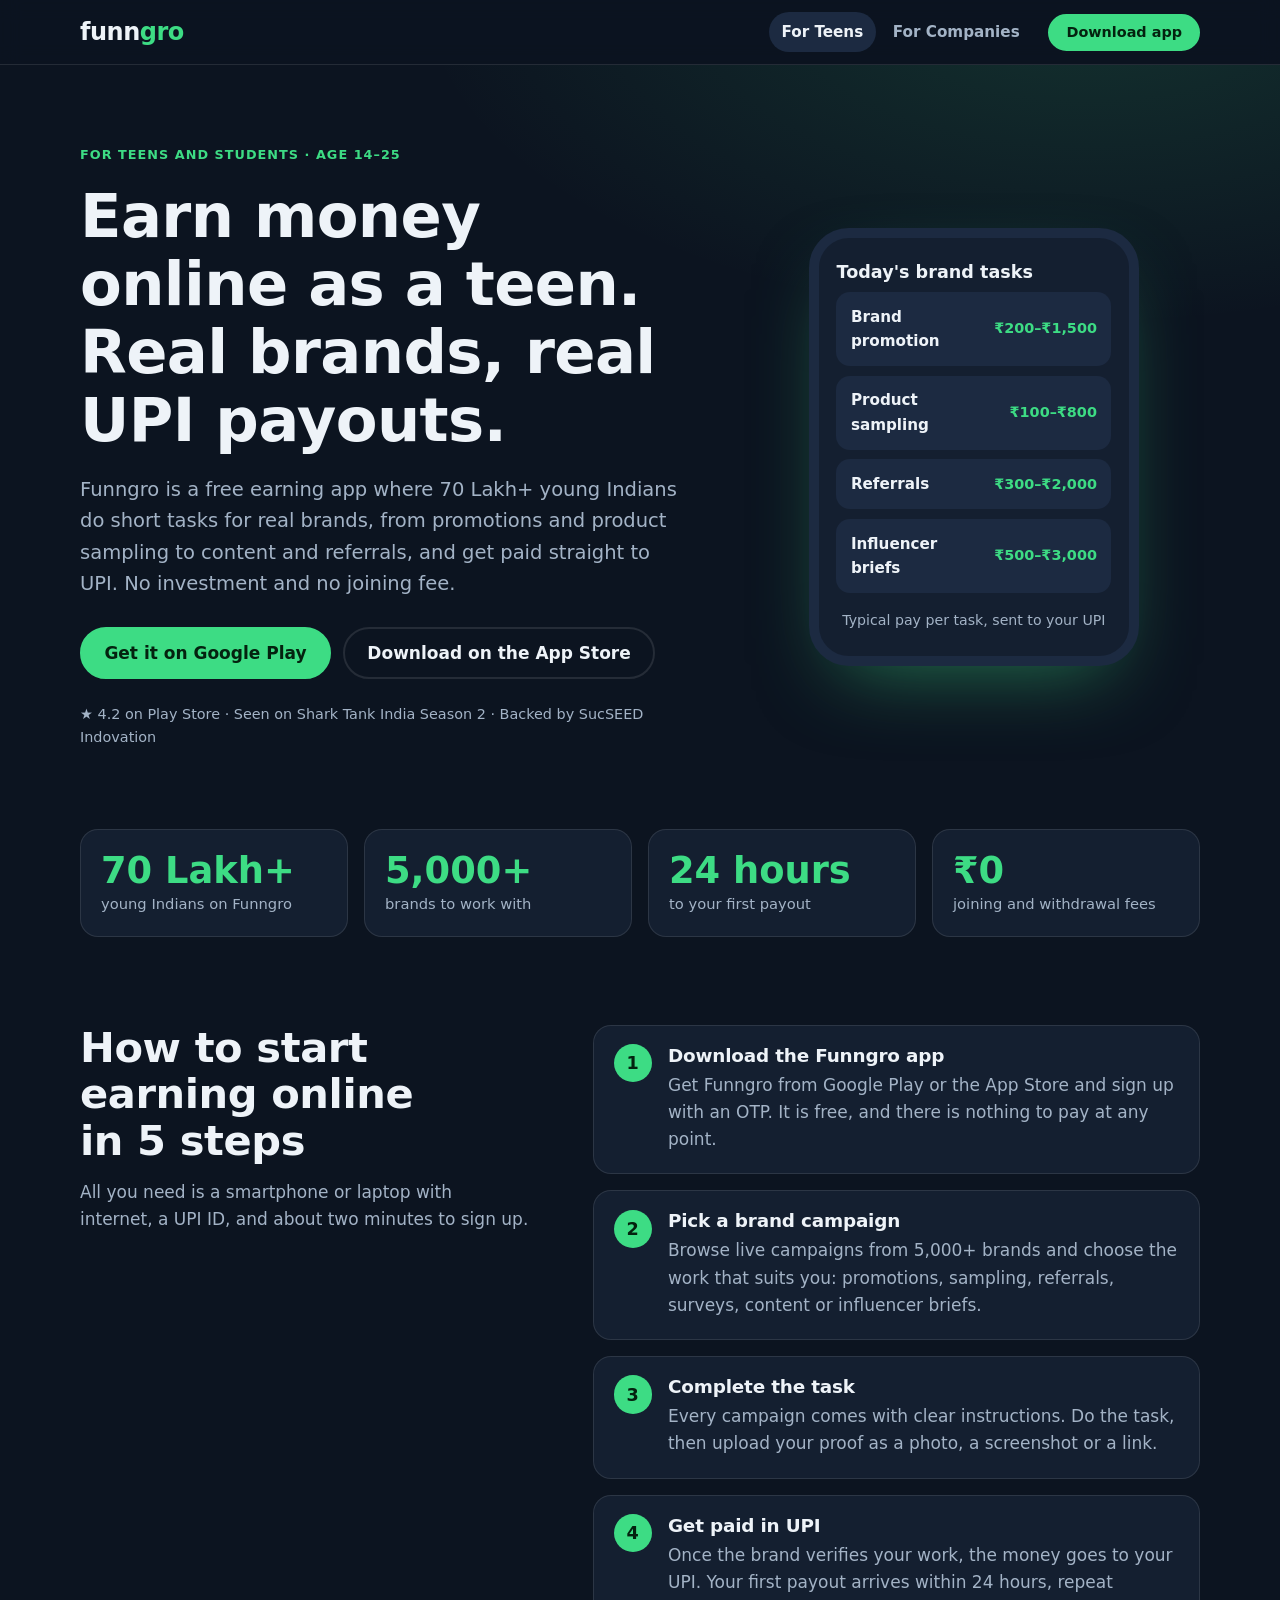
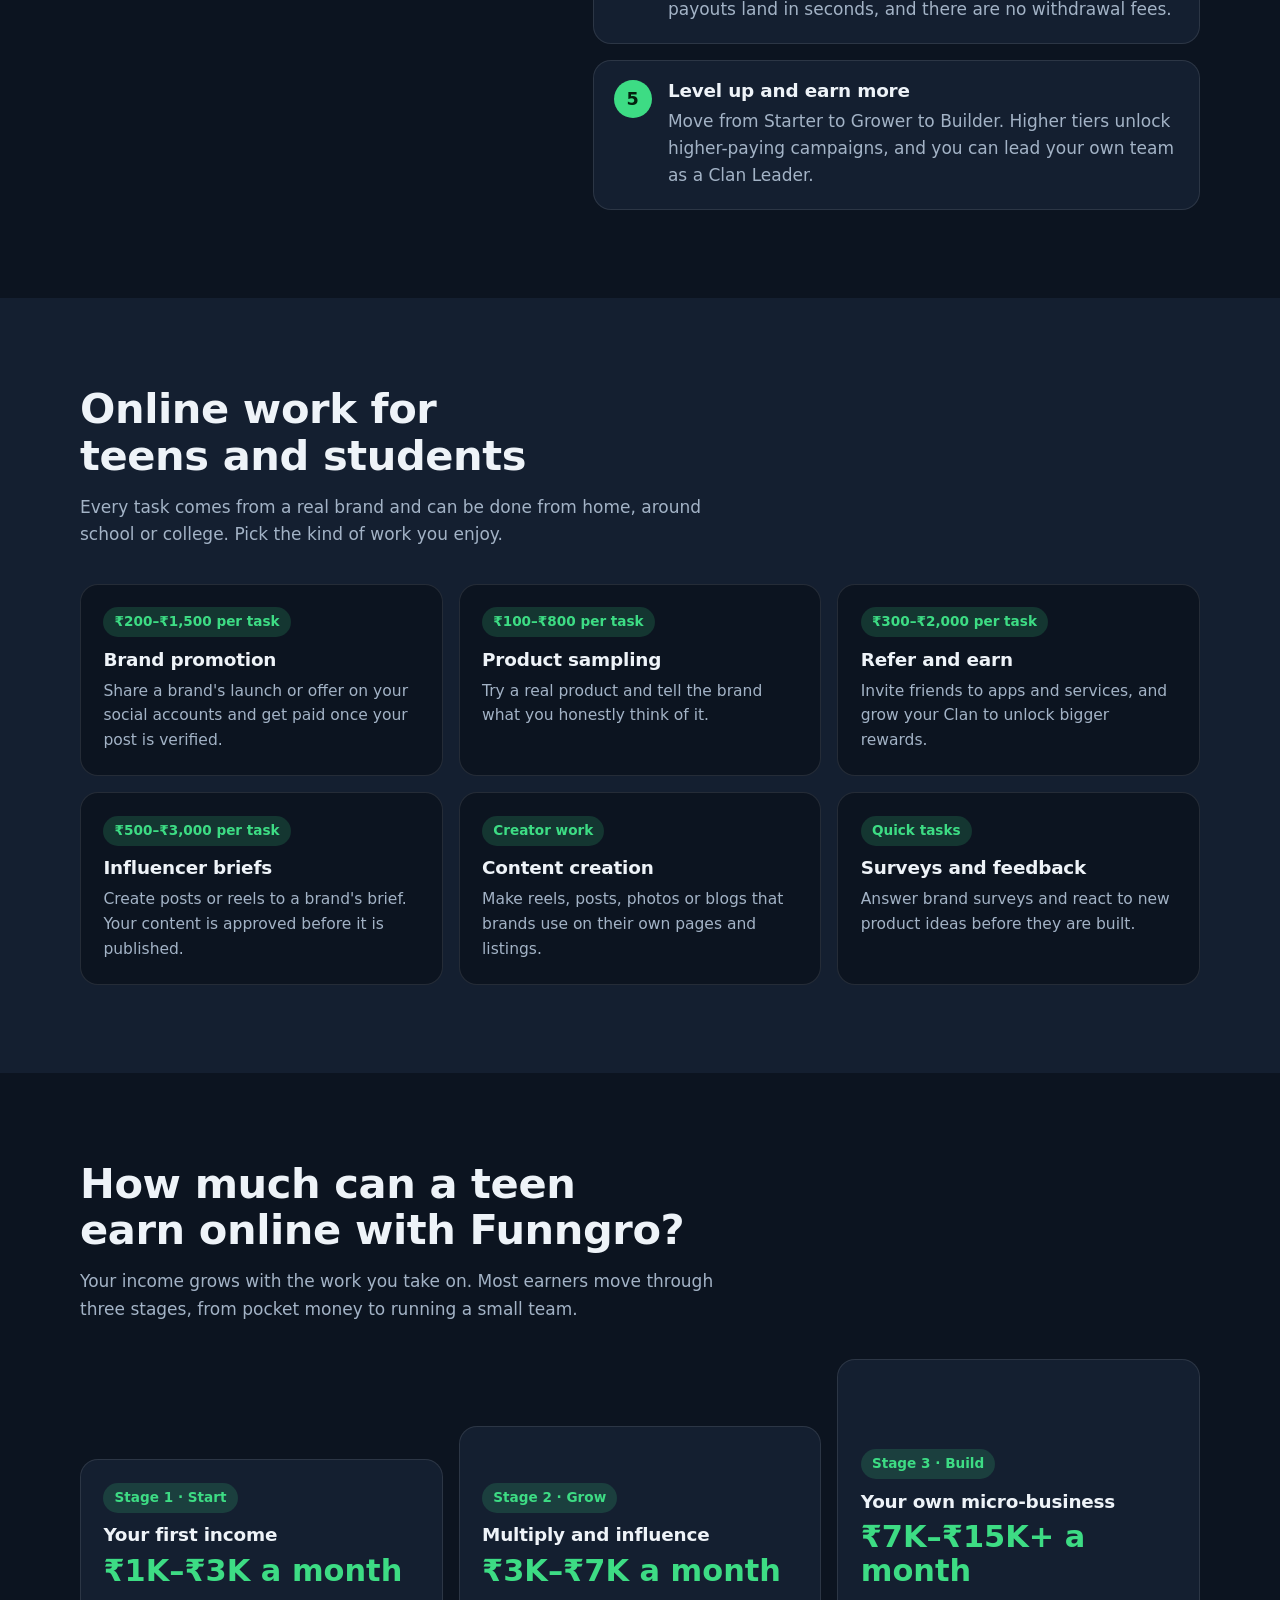
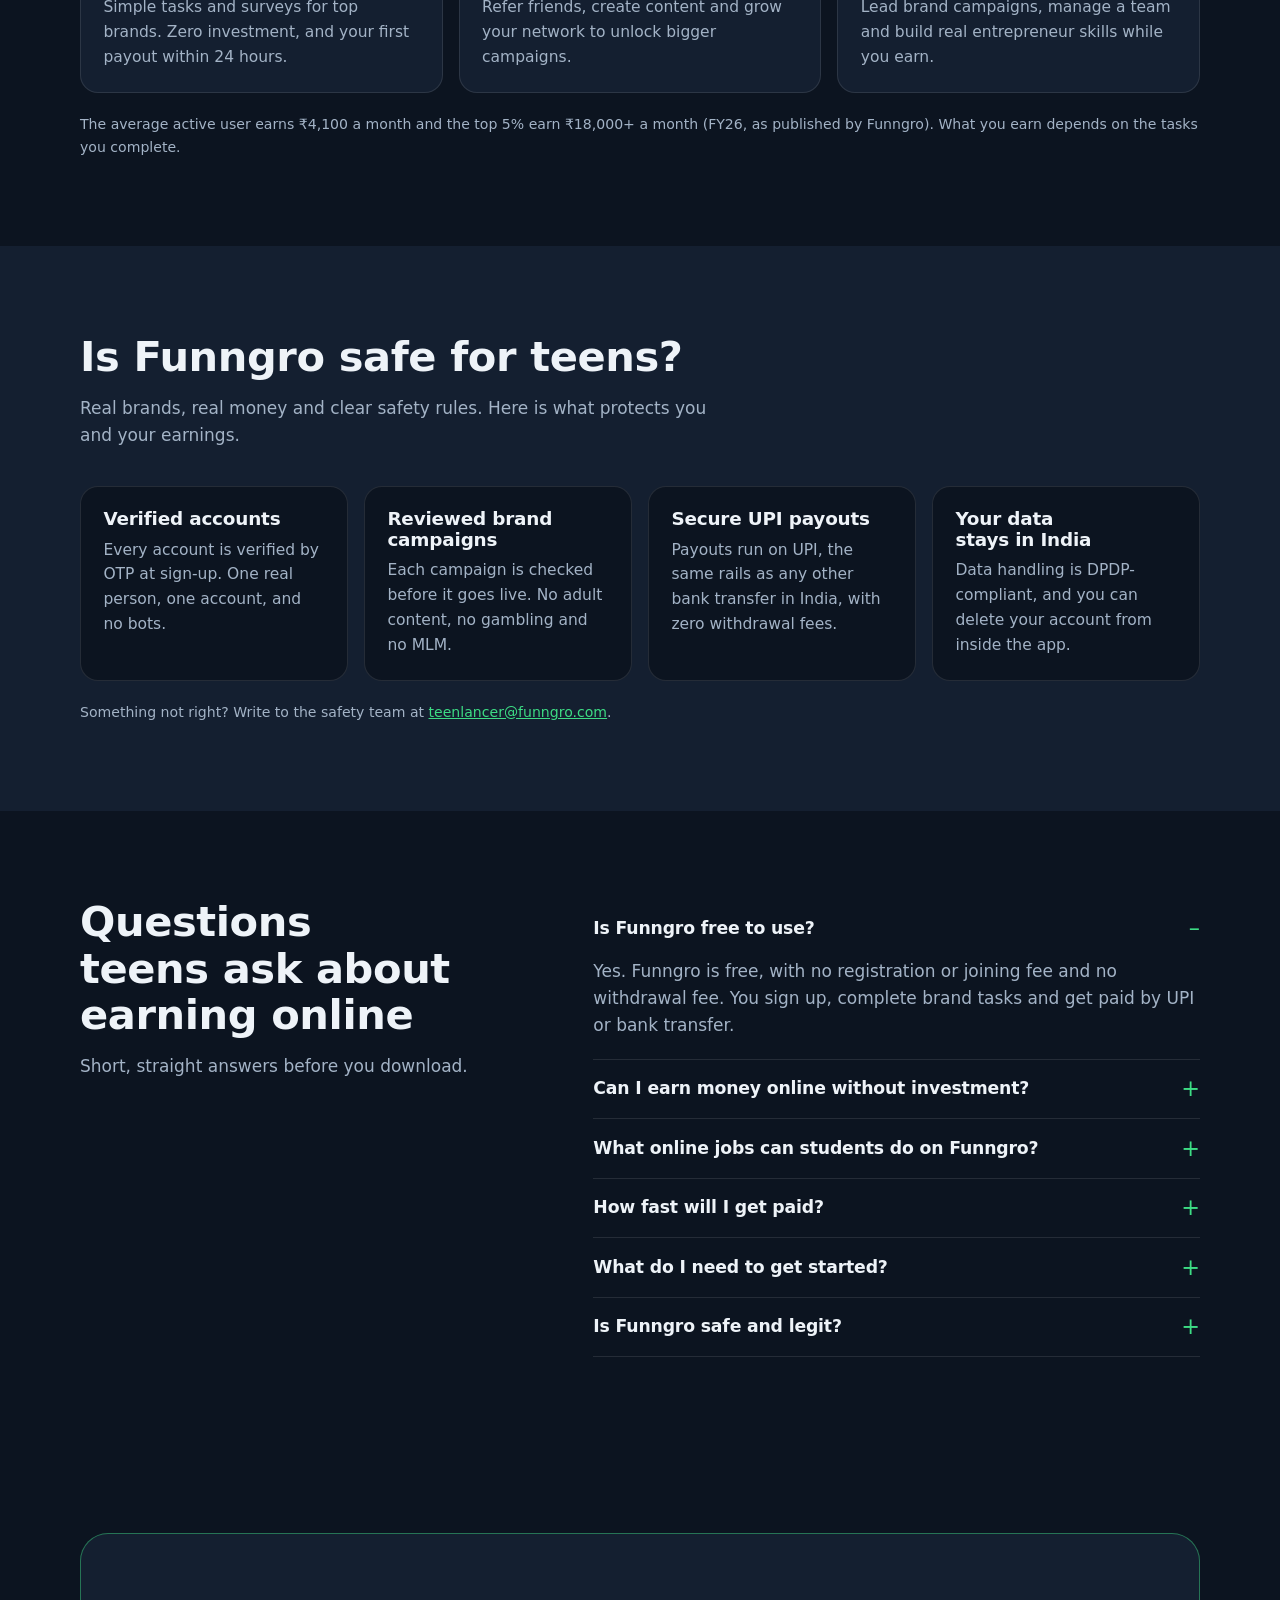
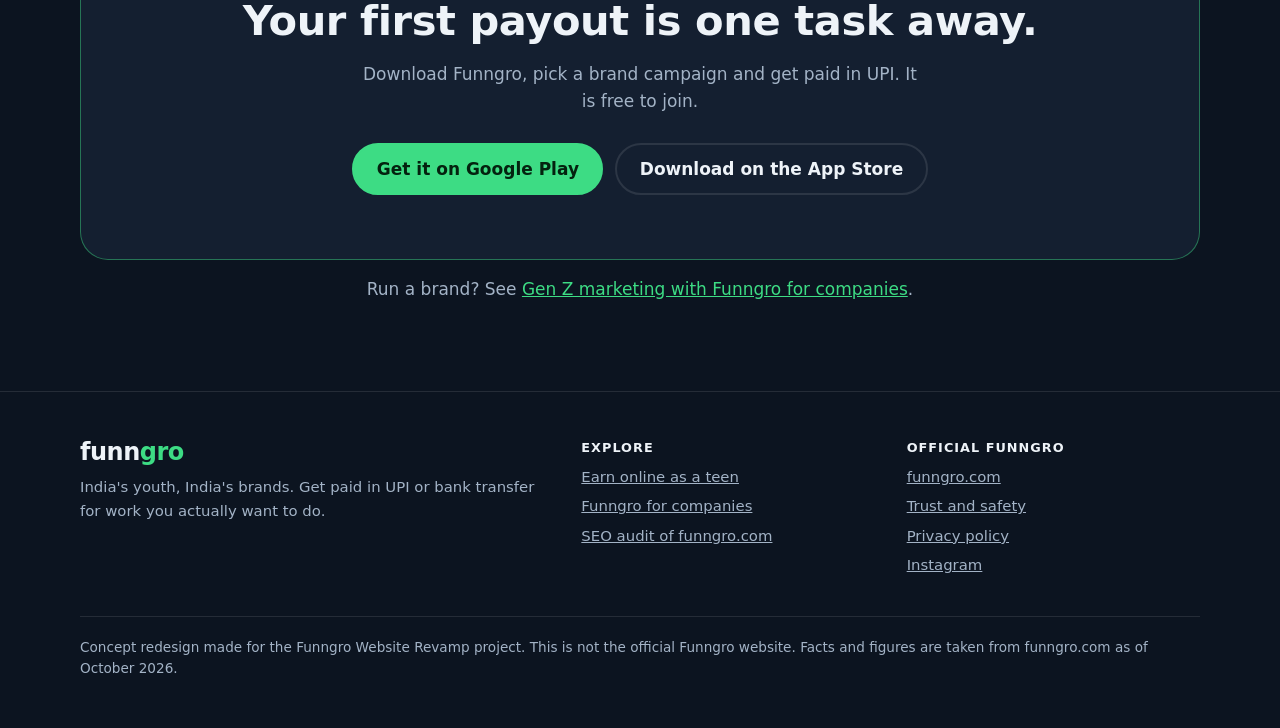
<file: index.html>
<!doctype html>
<html lang="en-IN">
<head>
<meta charset="utf-8">
<meta name="viewport" content="width=device-width, initial-scale=1">
<title>Earn Money Online for Teens in India – Paid in UPI | Funngro</title>
<meta name="description" content="Funngro helps teens and students in India earn money online with real brand tasks. No investment, no joining fee, and your first UPI payout within 24 hours.">
<link rel="canonical" href="https://nishantsingh11.github.io/funngro-revamp/">
<meta name="robots" content="index, follow, max-image-preview:large">
<meta name="theme-color" content="#0c1420">

<meta property="og:type" content="website">
<meta property="og:site_name" content="Funngro">
<meta property="og:locale" content="en_IN">
<meta property="og:title" content="Earn Money Online for Teens in India – Paid in UPI | Funngro">
<meta property="og:description" content="Do short tasks for real brands and get paid straight to UPI. Free to join, no investment, first payout within 24 hours.">
<meta property="og:url" content="https://nishantsingh11.github.io/funngro-revamp/">
<meta property="og:image" content="https://nishantsingh11.github.io/funngro-revamp/og.png">
<meta property="og:image:width" content="1200">
<meta property="og:image:height" content="630">
<meta property="og:image:alt" content="Funngro: earn money online with real brands, paid in UPI">
<meta name="twitter:card" content="summary_large_image">

<link rel="icon" href="data:image/svg+xml,%3Csvg xmlns='http://www.w3.org/2000/svg' viewBox='0 0 64 64'%3E%3Crect width='64' height='64' rx='16' fill='%230c1420'/%3E%3Ctext x='32' y='47' font-size='44' font-weight='800' text-anchor='middle' font-family='system-ui' fill='%233ddc84'%3Ef%3C/text%3E%3C/svg%3E">
<link rel="stylesheet" href="style.css">

<script type="application/ld+json">
{
  "@context": "https://schema.org",
  "@graph": [
    {
      "@type": "Organization",
      "@id": "https://www.funngro.com/#organization",
      "name": "Funngro",
      "url": "https://www.funngro.com/",
      "email": "hello@funngro.com",
      "sameAs": ["https://www.instagram.com/funngro/"]
    },
    {
      "@type": "MobileApplication",
      "name": "Funngro",
      "operatingSystem": "Android, iOS",
      "applicationCategory": "FinanceApplication",
      "installUrl": "https://play.google.com/store/apps/details?id=com.wishbanc.funngro",
      "offers": { "@type": "Offer", "price": "0", "priceCurrency": "INR" },
      "publisher": { "@id": "https://www.funngro.com/#organization" }
    },
    {
      "@type": "FAQPage",
      "mainEntity": [
        {
          "@type": "Question",
          "name": "Is Funngro free to use?",
          "acceptedAnswer": { "@type": "Answer", "text": "Yes. Funngro is free, with no registration or joining fee and no withdrawal fee. You sign up, complete brand tasks and get paid by UPI or bank transfer." }
        },
        {
          "@type": "Question",
          "name": "Can I earn money online without investment?",
          "acceptedAnswer": { "@type": "Answer", "text": "Yes. You never pay to join or to take up a task. You complete tasks set by brands, submit your work and receive your payout once it is verified." }
        },
        {
          "@type": "Question",
          "name": "What online jobs can students do on Funngro?",
          "acceptedAnswer": { "@type": "Answer", "text": "Flexible part-time work such as brand promotions, referrals, product sampling, surveys, influencer campaigns and content creation. You choose the tasks that fit your interests and your timetable." }
        },
        {
          "@type": "Question",
          "name": "How fast will I get paid?",
          "acceptedAnswer": { "@type": "Answer", "text": "Most first payouts are processed within 24 hours of verification. Repeat payouts are usually sent to your UPI in seconds." }
        },
        {
          "@type": "Question",
          "name": "What do I need to get started?",
          "acceptedAnswer": { "@type": "Answer", "text": "A smartphone or laptop with internet, a UPI ID to receive payouts, and about two minutes to sign up with an OTP." }
        },
        {
          "@type": "Question",
          "name": "Is Funngro safe and legit?",
          "acceptedAnswer": { "@type": "Answer", "text": "Funngro is used by 70 Lakh+ young Indians, appeared on Shark Tank India Season 2 and is backed by SucSEED Indovation. Accounts are OTP-verified, every brand campaign is reviewed before it goes live, and payouts run on UPI." }
        }
      ]
    }
  ]
}
</script>
</head>
<body>
<a class="skip" href="#main">Skip to content</a>

<header class="site-header">
  <div class="wrap">
    <a class="brand" href="./" aria-label="Funngro home">funn<span>gro</span></a>
    <nav aria-label="Main">
      <ul>
        <li><a href="./" aria-current="page">For Teens</a></li>
        <li><a href="company.html">For Companies</a></li>
      </ul>
    </nav>
    <a class="btn small" href="https://play.google.com/store/apps/details?id=com.wishbanc.funngro" rel="noopener">Download app</a>
  </div>
</header>

<main id="main">
  <section class="hero">
    <div class="wrap">
      <div>
        <p class="eyebrow">For teens and students · Age 14–25</p>
        <h1>Earn money online as a teen. Real brands, real UPI payouts.</h1>
        <p class="lead">Funngro is a free earning app where 70 Lakh+ young Indians do short tasks for real brands, from promotions and product sampling to content and referrals, and get paid straight to UPI. No investment and no joining fee.</p>
        <div class="actions">
          <a class="btn" href="https://play.google.com/store/apps/details?id=com.wishbanc.funngro" rel="noopener">Get it on Google Play</a>
          <a class="btn ghost" href="https://apps.apple.com/in/app/funngro/id1579361075" rel="noopener">Download on the App Store</a>
        </div>
        <p class="proof">★ 4.2 on Play Store · Seen on Shark Tank India Season 2 · Backed by SucSEED Indovation</p>
      </div>
      <div class="phone">
        <p>Today's brand tasks</p>
        <ul>
          <li>Brand promotion <span>₹200–₹1,500</span></li>
          <li>Product sampling <span>₹100–₹800</span></li>
          <li>Referrals <span>₹300–₹2,000</span></li>
          <li>Influencer briefs <span>₹500–₹3,000</span></li>
        </ul>
        <small>Typical pay per task, sent to your UPI</small>
      </div>
    </div>
  </section>

  <section class="strip" aria-label="Funngro in numbers">
    <div class="wrap">
      <ul class="stats">
        <li><b>70 Lakh+</b> young Indians on Funngro</li>
        <li><b>5,000+</b> brands to work with</li>
        <li><b>24 hours</b> to your first payout</li>
        <li><b>₹0</b> joining and withdrawal fees</li>
      </ul>
    </div>
  </section>

  <section id="how-it-works">
    <div class="wrap split">
      <div class="head">
        <h2>How to start earning online in 5 steps</h2>
        <p>All you need is a smartphone or laptop with internet, a UPI ID, and about two minutes to sign up.</p>
      </div>
      <ol class="steps" role="list">
        <li>
          <h3>Download the Funngro app</h3>
          <p>Get Funngro from Google Play or the App Store and sign up with an OTP. It is free, and there is nothing to pay at any point.</p>
        </li>
        <li>
          <h3>Pick a brand campaign</h3>
          <p>Browse live campaigns from 5,000+ brands and choose the work that suits you: promotions, sampling, referrals, surveys, content or influencer briefs.</p>
        </li>
        <li>
          <h3>Complete the task</h3>
          <p>Every campaign comes with clear instructions. Do the task, then upload your proof as a photo, a screenshot or a link.</p>
        </li>
        <li>
          <h3>Get paid in UPI</h3>
          <p>Once the brand verifies your work, the money goes to your UPI. Your first payout arrives within 24 hours, repeat payouts land in seconds, and there are no withdrawal fees.</p>
        </li>
        <li>
          <h3>Level up and earn more</h3>
          <p>Move from Starter to Grower to Builder. Higher tiers unlock higher-paying campaigns, and you can lead your own team as a Clan Leader.</p>
        </li>
      </ol>
    </div>
  </section>

  <section id="online-work" class="alt">
    <div class="wrap">
      <div class="head">
        <h2>Online work for teens and students</h2>
        <p>Every task comes from a real brand and can be done from home, around school or college. Pick the kind of work you enjoy.</p>
      </div>
      <ul class="grid">
        <li class="card">
          <span class="tag">₹200–₹1,500 per task</span>
          <h3>Brand promotion</h3>
          <p>Share a brand's launch or offer on your social accounts and get paid once your post is verified.</p>
        </li>
        <li class="card">
          <span class="tag">₹100–₹800 per task</span>
          <h3>Product sampling</h3>
          <p>Try a real product and tell the brand what you honestly think of it.</p>
        </li>
        <li class="card">
          <span class="tag">₹300–₹2,000 per task</span>
          <h3>Refer and earn</h3>
          <p>Invite friends to apps and services, and grow your Clan to unlock bigger rewards.</p>
        </li>
        <li class="card">
          <span class="tag">₹500–₹3,000 per task</span>
          <h3>Influencer briefs</h3>
          <p>Create posts or reels to a brand's brief. Your content is approved before it is published.</p>
        </li>
        <li class="card">
          <span class="tag">Creator work</span>
          <h3>Content creation</h3>
          <p>Make reels, posts, photos or blogs that brands use on their own pages and listings.</p>
        </li>
        <li class="card">
          <span class="tag">Quick tasks</span>
          <h3>Surveys and feedback</h3>
          <p>Answer brand surveys and react to new product ideas before they are built.</p>
        </li>
      </ul>
    </div>
  </section>

  <section id="earnings">
    <div class="wrap">
      <div class="head">
        <h2>How much can a teen earn online with Funngro?</h2>
        <p>Your income grows with the work you take on. Most earners move through three stages, from pocket money to running a small team.</p>
      </div>
      <ol class="ladder" role="list">
        <li class="card">
          <span class="tag">Stage 1 · Start</span>
          <h3>Your first income</h3>
          <p class="amount">₹1K–₹3K a month</p>
          <p>Simple tasks and surveys for top brands. Zero investment, and your first payout within 24 hours.</p>
        </li>
        <li class="card">
          <span class="tag">Stage 2 · Grow</span>
          <h3>Multiply and influence</h3>
          <p class="amount">₹3K–₹7K a month</p>
          <p>Refer friends, create content and grow your network to unlock bigger campaigns.</p>
        </li>
        <li class="card">
          <span class="tag">Stage 3 · Build</span>
          <h3>Your own micro-business</h3>
          <p class="amount">₹7K–₹15K+ a month</p>
          <p>Lead brand campaigns, manage a team and build real entrepreneur skills while you earn.</p>
        </li>
      </ol>
      <p class="note">The average active user earns ₹4,100 a month and the top 5% earn ₹18,000+ a month (FY26, as published by Funngro). What you earn depends on the tasks you complete.</p>
    </div>
  </section>

  <section id="safety" class="alt">
    <div class="wrap">
      <div class="head">
        <h2>Is Funngro safe for teens?</h2>
        <p>Real brands, real money and clear safety rules. Here is what protects you and your earnings.</p>
      </div>
      <ul class="grid" style="--min:220px">
        <li class="card">
          <h3>Verified accounts</h3>
          <p>Every account is verified by OTP at sign-up. One real person, one account, and no bots.</p>
        </li>
        <li class="card">
          <h3>Reviewed brand campaigns</h3>
          <p>Each campaign is checked before it goes live. No adult content, no gambling and no MLM.</p>
        </li>
        <li class="card">
          <h3>Secure UPI payouts</h3>
          <p>Payouts run on UPI, the same rails as any other bank transfer in India, with zero withdrawal fees.</p>
        </li>
        <li class="card">
          <h3>Your data stays in India</h3>
          <p>Data handling is DPDP-compliant, and you can delete your account from inside the app.</p>
        </li>
      </ul>
      <p class="note">Something not right? Write to the safety team at <a href="mailto:teenlancer@funngro.com">teenlancer@funngro.com</a>.</p>
    </div>
  </section>

  <section id="faq">
    <div class="wrap split">
      <div class="head">
        <h2>Questions teens ask about earning online</h2>
        <p>Short, straight answers before you download.</p>
      </div>
      <div>
        <details open>
          <summary><h3>Is Funngro free to use?</h3></summary>
          <p>Yes. Funngro is free, with no registration or joining fee and no withdrawal fee. You sign up, complete brand tasks and get paid by UPI or bank transfer.</p>
        </details>
        <details>
          <summary><h3>Can I earn money online without investment?</h3></summary>
          <p>Yes. You never pay to join or to take up a task. You complete tasks set by brands, submit your work and receive your payout once it is verified.</p>
        </details>
        <details>
          <summary><h3>What online jobs can students do on Funngro?</h3></summary>
          <p>Flexible part-time work such as brand promotions, referrals, product sampling, surveys, influencer campaigns and content creation. You choose the tasks that fit your interests and your timetable.</p>
        </details>
        <details>
          <summary><h3>How fast will I get paid?</h3></summary>
          <p>Most first payouts are processed within 24 hours of verification. Repeat payouts are usually sent to your UPI in seconds.</p>
        </details>
        <details>
          <summary><h3>What do I need to get started?</h3></summary>
          <p>A smartphone or laptop with internet, a UPI ID to receive payouts, and about two minutes to sign up with an OTP.</p>
        </details>
        <details>
          <summary><h3>Is Funngro safe and legit?</h3></summary>
          <p>Funngro is used by 70 Lakh+ young Indians, appeared on Shark Tank India Season 2 and is backed by SucSEED Indovation. Accounts are OTP-verified, every brand campaign is reviewed before it goes live, and payouts run on UPI.</p>
        </details>
      </div>
    </div>
  </section>

  <section class="cta">
    <div class="wrap">
      <h2>Your first payout is one task away.</h2>
      <p>Download Funngro, pick a brand campaign and get paid in UPI. It is free to join.</p>
      <div class="actions">
        <a class="btn" href="https://play.google.com/store/apps/details?id=com.wishbanc.funngro" rel="noopener">Get it on Google Play</a>
        <a class="btn ghost" href="https://apps.apple.com/in/app/funngro/id1579361075" rel="noopener">Download on the App Store</a>
      </div>
    </div>
    <p class="cross">Run a brand? See <a href="company.html">Gen Z marketing with Funngro for companies</a>.</p>
  </section>
</main>

<footer>
  <div class="wrap">
    <div>
      <a class="brand" href="./" aria-label="Funngro home">funn<span>gro</span></a>
      <p>India's youth, India's brands. Get paid in UPI or bank transfer for work you actually want to do.</p>
    </div>
    <div>
      <h2>Explore</h2>
      <ul>
        <li><a href="./">Earn online as a teen</a></li>
        <li><a href="company.html">Funngro for companies</a></li>
        <li><a href="seo-audit.html">SEO audit of funngro.com</a></li>
      </ul>
    </div>
    <div>
      <h2>Official Funngro</h2>
      <ul>
        <li><a href="https://www.funngro.com/" rel="noopener">funngro.com</a></li>
        <li><a href="https://www.funngro.com/trust" rel="noopener">Trust and safety</a></li>
        <li><a href="https://www.funngro.com/privacy-policy" rel="noopener">Privacy policy</a></li>
        <li><a href="https://www.instagram.com/funngro/" rel="noopener">Instagram</a></li>
      </ul>
    </div>
    <p class="disclaimer">Concept redesign made for the Funngro Website Revamp project. This is not the official Funngro website. Facts and figures are taken from funngro.com as of October 2026.</p>
  </div>
</footer>
</body>
</html>
</file>
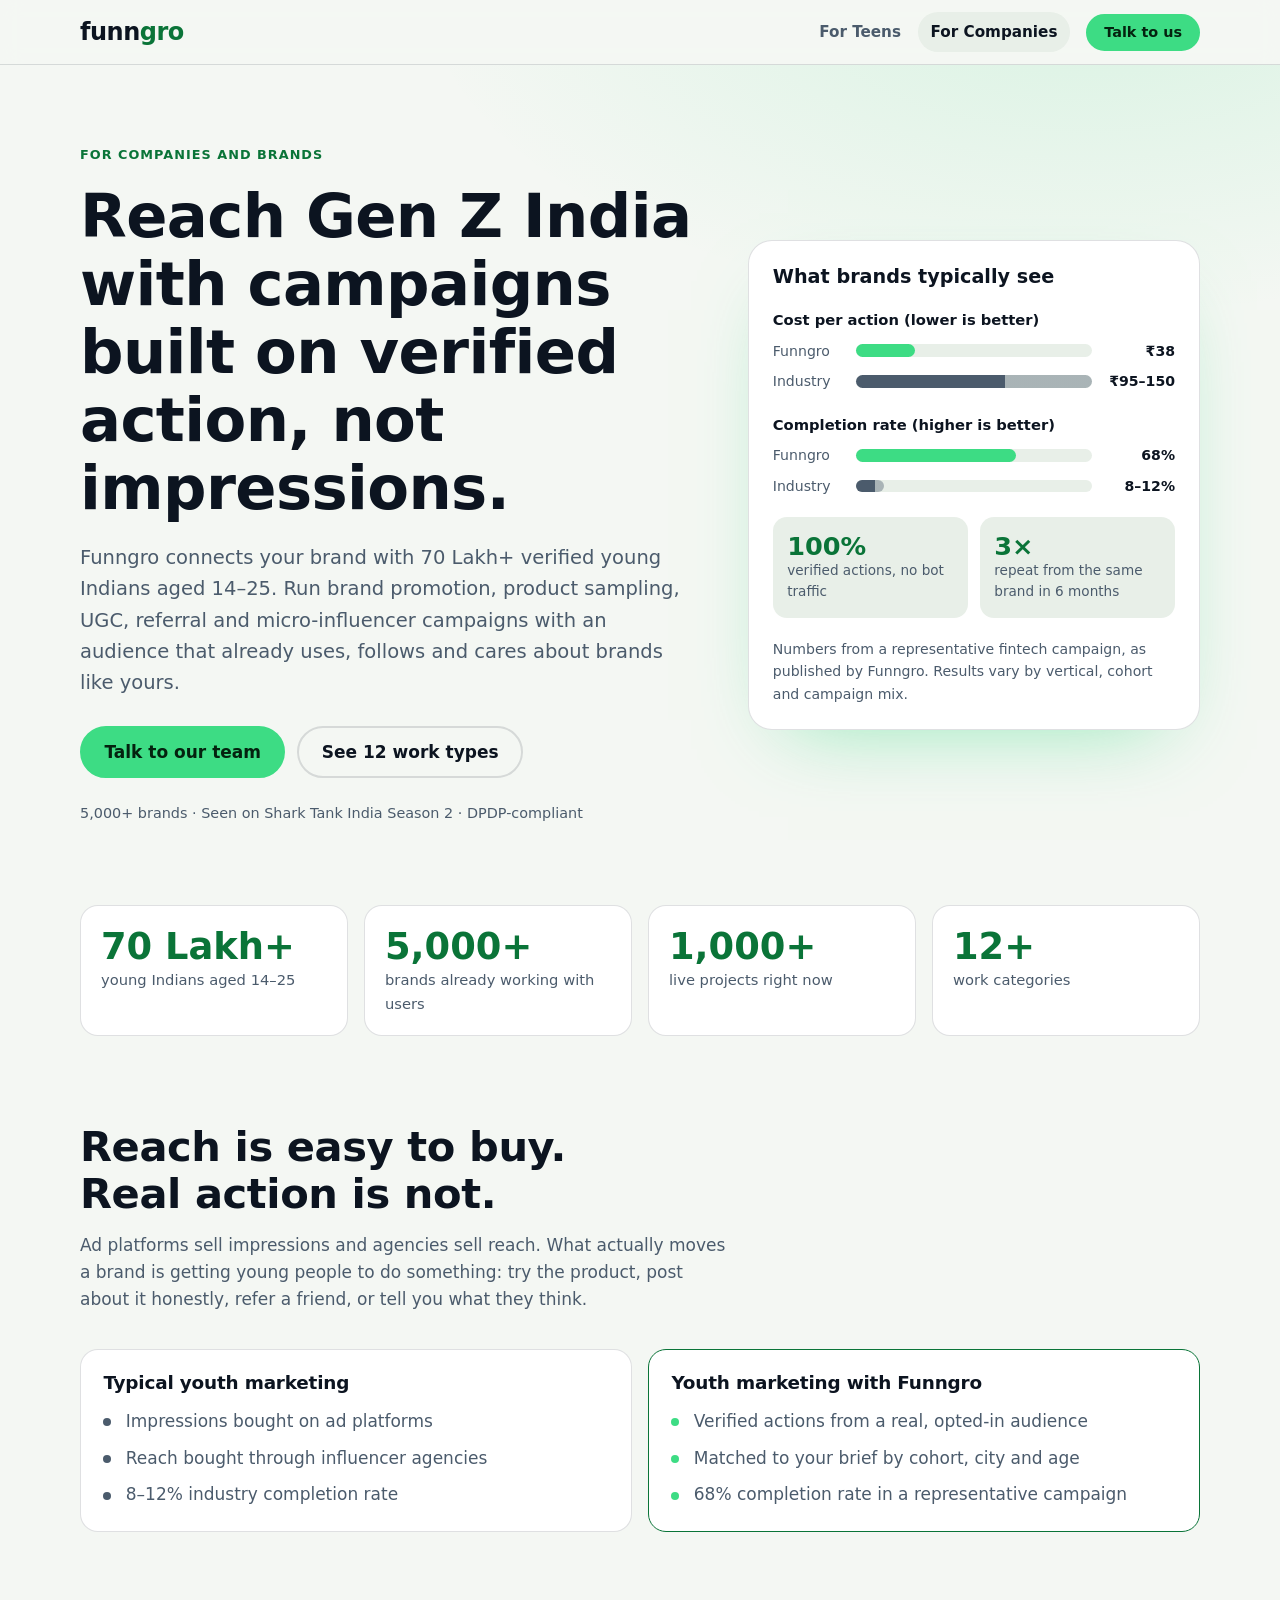
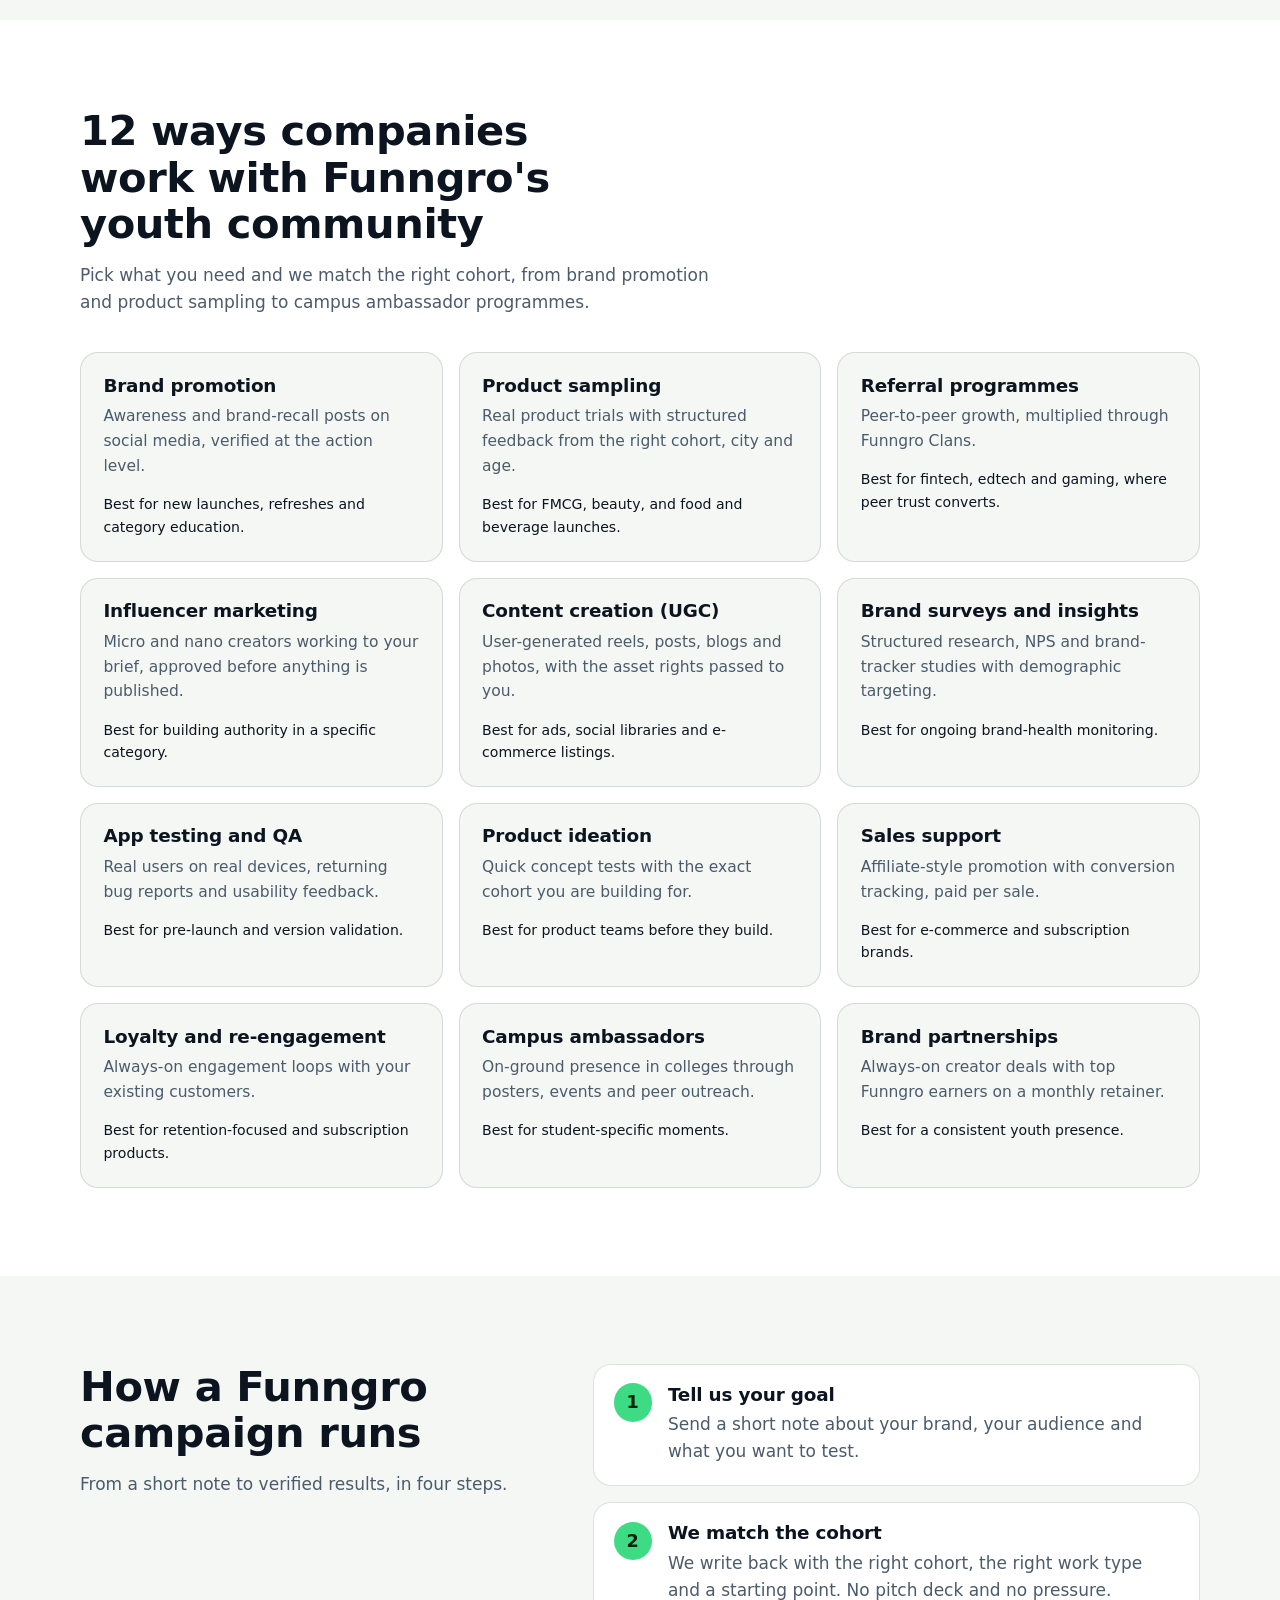
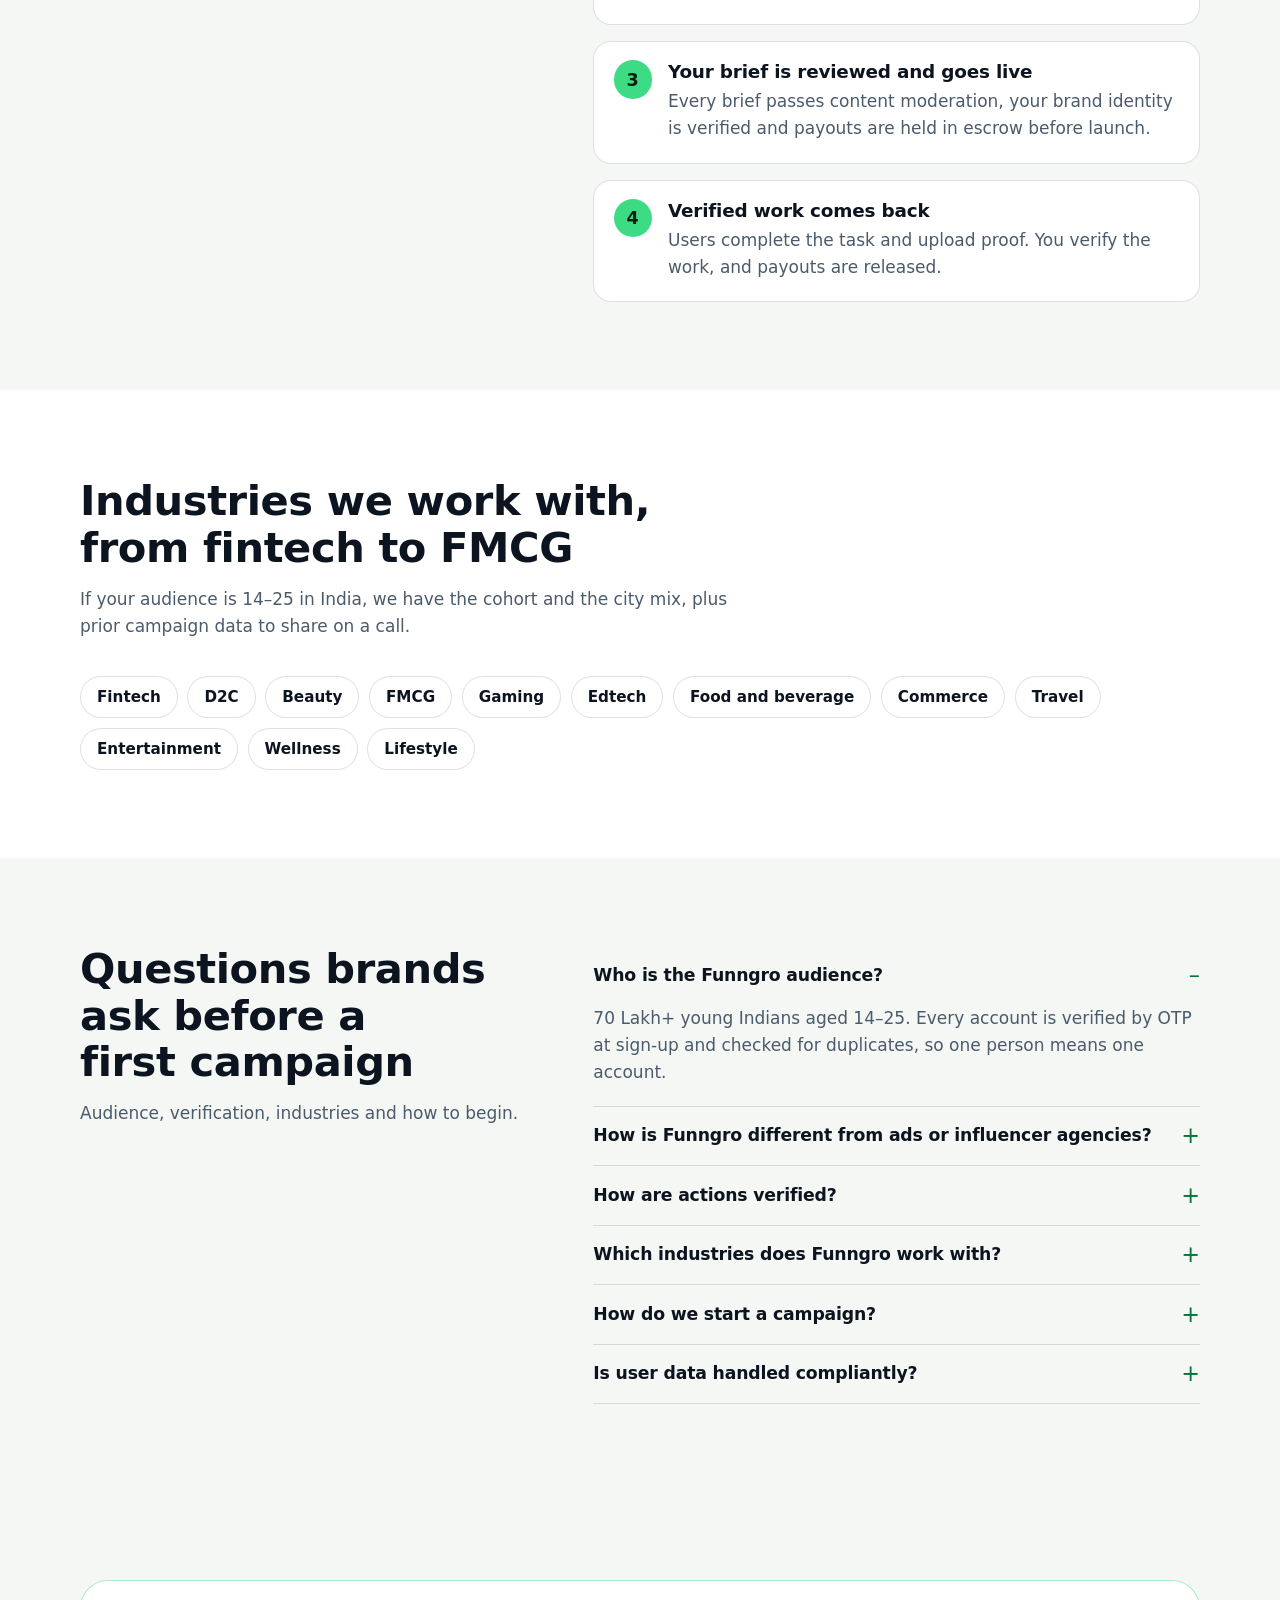
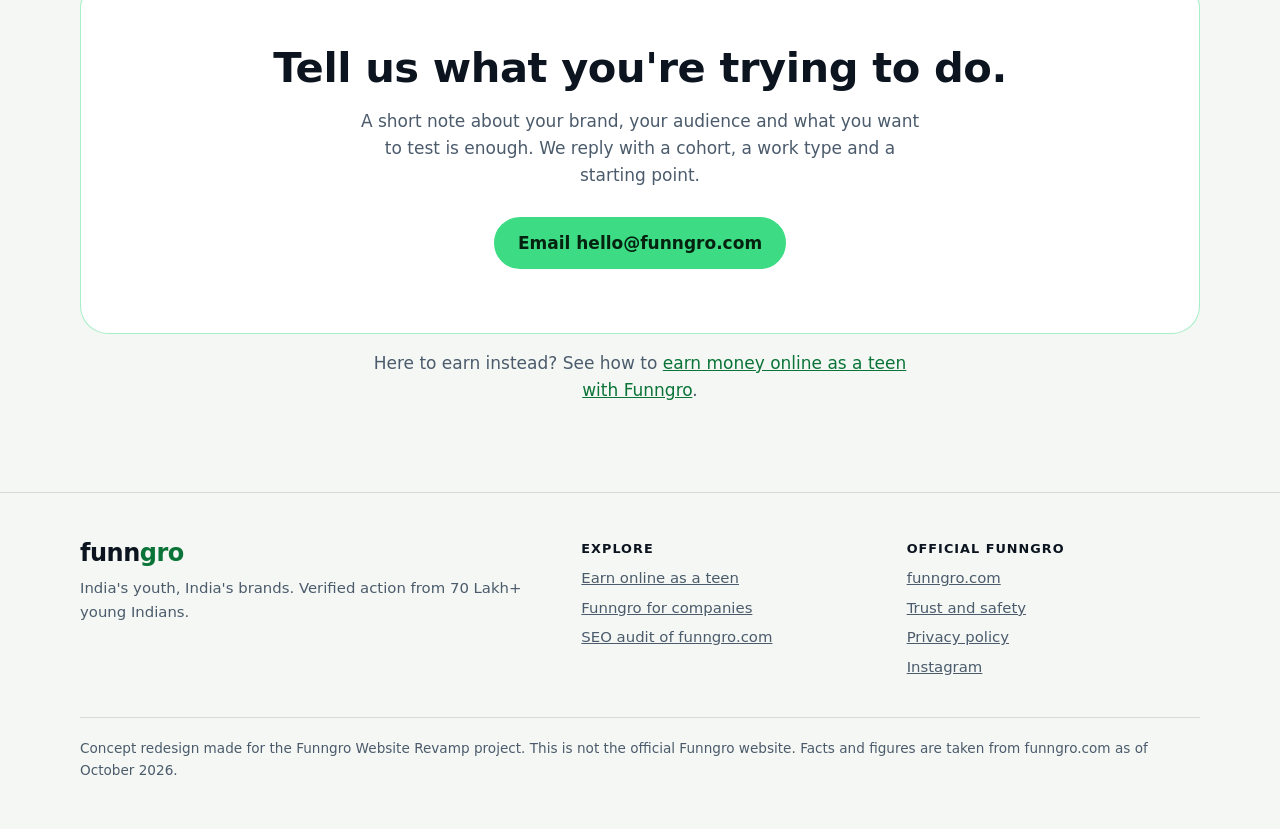
<file: company.html>
<!doctype html>
<html lang="en-IN" class="light">
<head>
<meta charset="utf-8">
<meta name="viewport" content="width=device-width, initial-scale=1">
<title>Gen Z Marketing Platform in India for Brands | Funngro</title>
<meta name="description" content="Run brand promotion, product sampling, UGC and micro-influencer campaigns with 70 Lakh+ verified young Indians aged 14–25. Verified actions, not impressions.">
<link rel="canonical" href="https://nishantsingh11.github.io/funngro-revamp/company.html">
<meta name="robots" content="index, follow, max-image-preview:large">
<meta name="theme-color" content="#f4f7f3">

<meta property="og:type" content="website">
<meta property="og:site_name" content="Funngro">
<meta property="og:locale" content="en_IN">
<meta property="og:title" content="Gen Z Marketing Platform in India for Brands | Funngro">
<meta property="og:description" content="Reach 70 Lakh+ verified young Indians with promotion, sampling, UGC, referral and influencer campaigns built on verified action.">
<meta property="og:url" content="https://nishantsingh11.github.io/funngro-revamp/company.html">
<meta property="og:image" content="https://nishantsingh11.github.io/funngro-revamp/og.png">
<meta property="og:image:width" content="1200">
<meta property="og:image:height" content="630">
<meta property="og:image:alt" content="Funngro: earn money online with real brands, paid in UPI">
<meta name="twitter:card" content="summary_large_image">

<link rel="icon" href="data:image/svg+xml,%3Csvg xmlns='http://www.w3.org/2000/svg' viewBox='0 0 64 64'%3E%3Crect width='64' height='64' rx='16' fill='%230c1420'/%3E%3Ctext x='32' y='47' font-size='44' font-weight='800' text-anchor='middle' font-family='system-ui' fill='%233ddc84'%3Ef%3C/text%3E%3C/svg%3E">
<link rel="stylesheet" href="style.css">

<script type="application/ld+json">
{
  "@context": "https://schema.org",
  "@graph": [
    {
      "@type": "Organization",
      "@id": "https://www.funngro.com/#organization",
      "name": "Funngro",
      "url": "https://www.funngro.com/",
      "email": "hello@funngro.com",
      "sameAs": ["https://www.instagram.com/funngro/"]
    },
    {
      "@type": "BreadcrumbList",
      "itemListElement": [
        { "@type": "ListItem", "position": 1, "name": "Home", "item": "https://nishantsingh11.github.io/funngro-revamp/" },
        { "@type": "ListItem", "position": 2, "name": "For Companies", "item": "https://nishantsingh11.github.io/funngro-revamp/company.html" }
      ]
    },
    {
      "@type": "FAQPage",
      "mainEntity": [
        {
          "@type": "Question",
          "name": "Who is the Funngro audience?",
          "acceptedAnswer": { "@type": "Answer", "text": "70 Lakh+ young Indians aged 14–25. Every account is verified by OTP at sign-up and checked for duplicates, so one person means one account." }
        },
        {
          "@type": "Question",
          "name": "How is Funngro different from ads or influencer agencies?",
          "acceptedAnswer": { "@type": "Answer", "text": "Ad platforms sell impressions and agencies sell reach. Funngro delivers verified actions from an opted-in audience: promoting a product, trying it, referring a friend or giving feedback." }
        },
        {
          "@type": "Question",
          "name": "How are actions verified?",
          "acceptedAnswer": { "@type": "Answer", "text": "Users complete the task as briefed and upload proof, such as a photo, a screenshot or a link. You verify the work before the payout is released." }
        },
        {
          "@type": "Question",
          "name": "Which industries does Funngro work with?",
          "acceptedAnswer": { "@type": "Answer", "text": "Fintech, D2C, beauty, FMCG, gaming, edtech, food and beverage, commerce, travel, entertainment, wellness and lifestyle." }
        },
        {
          "@type": "Question",
          "name": "How do we start a campaign?",
          "acceptedAnswer": { "@type": "Answer", "text": "Email hello@funngro.com with a short note about your brand, your audience and what you want to test. The team replies with a suggested cohort, work type and starting point." }
        },
        {
          "@type": "Question",
          "name": "Is user data handled compliantly?",
          "acceptedAnswer": { "@type": "Answer", "text": "Yes. Funngro's data handling is DPDP-compliant, data stays in India and tracking is consent-first." }
        }
      ]
    }
  ]
}
</script>
</head>
<body>
<a class="skip" href="#main">Skip to content</a>

<header class="site-header">
  <div class="wrap">
    <a class="brand" href="./" aria-label="Funngro home">funn<span>gro</span></a>
    <nav aria-label="Main">
      <ul>
        <li><a href="./">For Teens</a></li>
        <li><a href="company.html" aria-current="page">For Companies</a></li>
      </ul>
    </nav>
    <a class="btn small" href="mailto:hello@funngro.com?subject=Campaign%20enquiry">Talk to us</a>
  </div>
</header>

<main id="main">
  <section class="hero">
    <div class="wrap">
      <div>
        <p class="eyebrow">For companies and brands</p>
        <h1>Reach Gen&nbsp;Z India with campaigns built on verified action, not impressions.</h1>
        <p class="lead">Funngro connects your brand with 70 Lakh+ verified young Indians aged 14–25. Run brand promotion, product sampling, UGC, referral and micro-influencer campaigns with an audience that already uses, follows and cares about brands like yours.</p>
        <div class="actions">
          <a class="btn" href="mailto:hello@funngro.com?subject=Campaign%20enquiry">Talk to our team</a>
          <a class="btn ghost" href="#work-types">See 12 work types</a>
        </div>
        <p class="proof">5,000+ brands · Seen on Shark Tank India Season 2 · DPDP-compliant</p>
      </div>
      <figure class="result">
        <figcaption>What brands typically see</figcaption>
        <p class="metric">Cost per action (lower is better)</p>
        <div class="bar us"><span>Funngro</span><span class="track" aria-hidden="true"><i style="--w:25%"></i></span><b>₹38</b></div>
        <div class="bar"><span>Industry</span><span class="track" aria-hidden="true"><i style="--w:100%;--solid:63%"></i></span><b>₹95–150</b></div>
        <p class="metric">Completion rate (higher is better)</p>
        <div class="bar us"><span>Funngro</span><span class="track" aria-hidden="true"><i style="--w:68%"></i></span><b>68%</b></div>
        <div class="bar"><span>Industry</span><span class="track" aria-hidden="true"><i style="--w:12%;--solid:67%"></i></span><b>8–12%</b></div>
        <ul class="pair">
          <li><b>100%</b> verified actions, no bot traffic</li>
          <li><b>3×</b> repeat from the same brand in 6 months</li>
        </ul>
        <p class="note">Numbers from a representative fintech campaign, as published by Funngro. Results vary by vertical, cohort and campaign mix.</p>
      </figure>
    </div>
  </section>

  <section class="strip" aria-label="Funngro in numbers">
    <div class="wrap">
      <ul class="stats">
        <li><b>70 Lakh+</b> young Indians aged 14–25</li>
        <li><b>5,000+</b> brands already working with users</li>
        <li><b>1,000+</b> live projects right now</li>
        <li><b>12+</b> work categories</li>
      </ul>
    </div>
  </section>

  <section id="why-funngro">
    <div class="wrap">
      <div class="head">
        <h2>Reach is easy to buy. Real action is not.</h2>
        <p>Ad platforms sell impressions and agencies sell reach. What actually moves a brand is getting young people to do something: try the product, post about it honestly, refer a friend, or tell you what they think.</p>
      </div>
      <ul class="compare">
        <li class="card">
          <h3>Typical youth marketing</h3>
          <ul>
            <li>Impressions bought on ad platforms</li>
            <li>Reach bought through influencer agencies</li>
            <li>8–12% industry completion rate</li>
          </ul>
        </li>
        <li class="card win">
          <h3>Youth marketing with Funngro</h3>
          <ul>
            <li>Verified actions from a real, opted-in audience</li>
            <li>Matched to your brief by cohort, city and age</li>
            <li>68% completion rate in a representative campaign</li>
          </ul>
        </li>
      </ul>
    </div>
  </section>

  <section id="work-types" class="alt">
    <div class="wrap">
      <div class="head">
        <h2>12 ways companies work with Funngro's youth community</h2>
        <p>Pick what you need and we match the right cohort, from brand promotion and product sampling to campus ambassador programmes.</p>
      </div>
      <ul class="grid">
        <li class="card">
          <h3>Brand promotion</h3>
          <p>Awareness and brand-recall posts on social media, verified at the action level.</p>
          <p class="best">Best for new launches, refreshes and category education.</p>
        </li>
        <li class="card">
          <h3>Product sampling</h3>
          <p>Real product trials with structured feedback from the right cohort, city and age.</p>
          <p class="best">Best for FMCG, beauty, and food and beverage launches.</p>
        </li>
        <li class="card">
          <h3>Referral programmes</h3>
          <p>Peer-to-peer growth, multiplied through Funngro Clans.</p>
          <p class="best">Best for fintech, edtech and gaming, where peer trust converts.</p>
        </li>
        <li class="card">
          <h3>Influencer marketing</h3>
          <p>Micro and nano creators working to your brief, approved before anything is published.</p>
          <p class="best">Best for building authority in a specific category.</p>
        </li>
        <li class="card">
          <h3>Content creation (UGC)</h3>
          <p>User-generated reels, posts, blogs and photos, with the asset rights passed to you.</p>
          <p class="best">Best for ads, social libraries and e-commerce listings.</p>
        </li>
        <li class="card">
          <h3>Brand surveys and insights</h3>
          <p>Structured research, NPS and brand-tracker studies with demographic targeting.</p>
          <p class="best">Best for ongoing brand-health monitoring.</p>
        </li>
        <li class="card">
          <h3>App testing and QA</h3>
          <p>Real users on real devices, returning bug reports and usability feedback.</p>
          <p class="best">Best for pre-launch and version validation.</p>
        </li>
        <li class="card">
          <h3>Product ideation</h3>
          <p>Quick concept tests with the exact cohort you are building for.</p>
          <p class="best">Best for product teams before they build.</p>
        </li>
        <li class="card">
          <h3>Sales support</h3>
          <p>Affiliate-style promotion with conversion tracking, paid per sale.</p>
          <p class="best">Best for e-commerce and subscription brands.</p>
        </li>
        <li class="card">
          <h3>Loyalty and re-engagement</h3>
          <p>Always-on engagement loops with your existing customers.</p>
          <p class="best">Best for retention-focused and subscription products.</p>
        </li>
        <li class="card">
          <h3>Campus ambassadors</h3>
          <p>On-ground presence in colleges through posters, events and peer outreach.</p>
          <p class="best">Best for student-specific moments.</p>
        </li>
        <li class="card">
          <h3>Brand partnerships</h3>
          <p>Always-on creator deals with top Funngro earners on a monthly retainer.</p>
          <p class="best">Best for a consistent youth presence.</p>
        </li>
      </ul>
    </div>
  </section>

  <section id="how-it-works">
    <div class="wrap split">
      <div class="head">
        <h2>How a Funngro campaign runs</h2>
        <p>From a short note to verified results, in four steps.</p>
      </div>
      <ol class="steps" role="list">
        <li>
          <h3>Tell us your goal</h3>
          <p>Send a short note about your brand, your audience and what you want to test.</p>
        </li>
        <li>
          <h3>We match the cohort</h3>
          <p>We write back with the right cohort, the right work type and a starting point. No pitch deck and no pressure.</p>
        </li>
        <li>
          <h3>Your brief is reviewed and goes live</h3>
          <p>Every brief passes content moderation, your brand identity is verified and payouts are held in escrow before launch.</p>
        </li>
        <li>
          <h3>Verified work comes back</h3>
          <p>Users complete the task and upload proof. You verify the work, and payouts are released.</p>
        </li>
      </ol>
    </div>
  </section>

  <section id="industries" class="alt">
    <div class="wrap">
      <div class="head">
        <h2>Industries we work with, from fintech to FMCG</h2>
        <p>If your audience is 14–25 in India, we have the cohort and the city mix, plus prior campaign data to share on a call.</p>
      </div>
      <ul class="chips">
        <li>Fintech</li>
        <li>D2C</li>
        <li>Beauty</li>
        <li>FMCG</li>
        <li>Gaming</li>
        <li>Edtech</li>
        <li>Food and beverage</li>
        <li>Commerce</li>
        <li>Travel</li>
        <li>Entertainment</li>
        <li>Wellness</li>
        <li>Lifestyle</li>
      </ul>
    </div>
  </section>

  <section id="faq">
    <div class="wrap split">
      <div class="head">
        <h2>Questions brands ask before a first campaign</h2>
        <p>Audience, verification, industries and how to begin.</p>
      </div>
      <div>
        <details open>
          <summary><h3>Who is the Funngro audience?</h3></summary>
          <p>70 Lakh+ young Indians aged 14–25. Every account is verified by OTP at sign-up and checked for duplicates, so one person means one account.</p>
        </details>
        <details>
          <summary><h3>How is Funngro different from ads or influencer agencies?</h3></summary>
          <p>Ad platforms sell impressions and agencies sell reach. Funngro delivers verified actions from an opted-in audience: promoting a product, trying it, referring a friend or giving feedback.</p>
        </details>
        <details>
          <summary><h3>How are actions verified?</h3></summary>
          <p>Users complete the task as briefed and upload proof, such as a photo, a screenshot or a link. You verify the work before the payout is released.</p>
        </details>
        <details>
          <summary><h3>Which industries does Funngro work with?</h3></summary>
          <p>Fintech, D2C, beauty, FMCG, gaming, edtech, food and beverage, commerce, travel, entertainment, wellness and lifestyle.</p>
        </details>
        <details>
          <summary><h3>How do we start a campaign?</h3></summary>
          <p>Email hello@funngro.com with a short note about your brand, your audience and what you want to test. The team replies with a suggested cohort, work type and starting point.</p>
        </details>
        <details>
          <summary><h3>Is user data handled compliantly?</h3></summary>
          <p>Yes. Funngro's data handling is DPDP-compliant, data stays in India and tracking is consent-first.</p>
        </details>
      </div>
    </div>
  </section>

  <section class="cta">
    <div class="wrap">
      <h2>Tell us what you're trying to do.</h2>
      <p>A short note about your brand, your audience and what you want to test is enough. We reply with a cohort, a work type and a starting point.</p>
      <div class="actions">
        <a class="btn" href="mailto:hello@funngro.com?subject=Campaign%20enquiry">Email hello@funngro.com</a>
      </div>
    </div>
    <p class="cross">Here to earn instead? See how to <a href="./">earn money online as a teen with Funngro</a>.</p>
  </section>
</main>

<footer>
  <div class="wrap">
    <div>
      <a class="brand" href="./" aria-label="Funngro home">funn<span>gro</span></a>
      <p>India's youth, India's brands. Verified action from 70 Lakh+ young Indians.</p>
    </div>
    <div>
      <h2>Explore</h2>
      <ul>
        <li><a href="./">Earn online as a teen</a></li>
        <li><a href="company.html">Funngro for companies</a></li>
        <li><a href="seo-audit.html">SEO audit of funngro.com</a></li>
      </ul>
    </div>
    <div>
      <h2>Official Funngro</h2>
      <ul>
        <li><a href="https://www.funngro.com/" rel="noopener">funngro.com</a></li>
        <li><a href="https://www.funngro.com/trust" rel="noopener">Trust and safety</a></li>
        <li><a href="https://www.funngro.com/privacy-policy" rel="noopener">Privacy policy</a></li>
        <li><a href="https://www.instagram.com/funngro/" rel="noopener">Instagram</a></li>
      </ul>
    </div>
    <p class="disclaimer">Concept redesign made for the Funngro Website Revamp project. This is not the official Funngro website. Facts and figures are taken from funngro.com as of October 2026.</p>
  </div>
</footer>
</body>
</html>
</file>
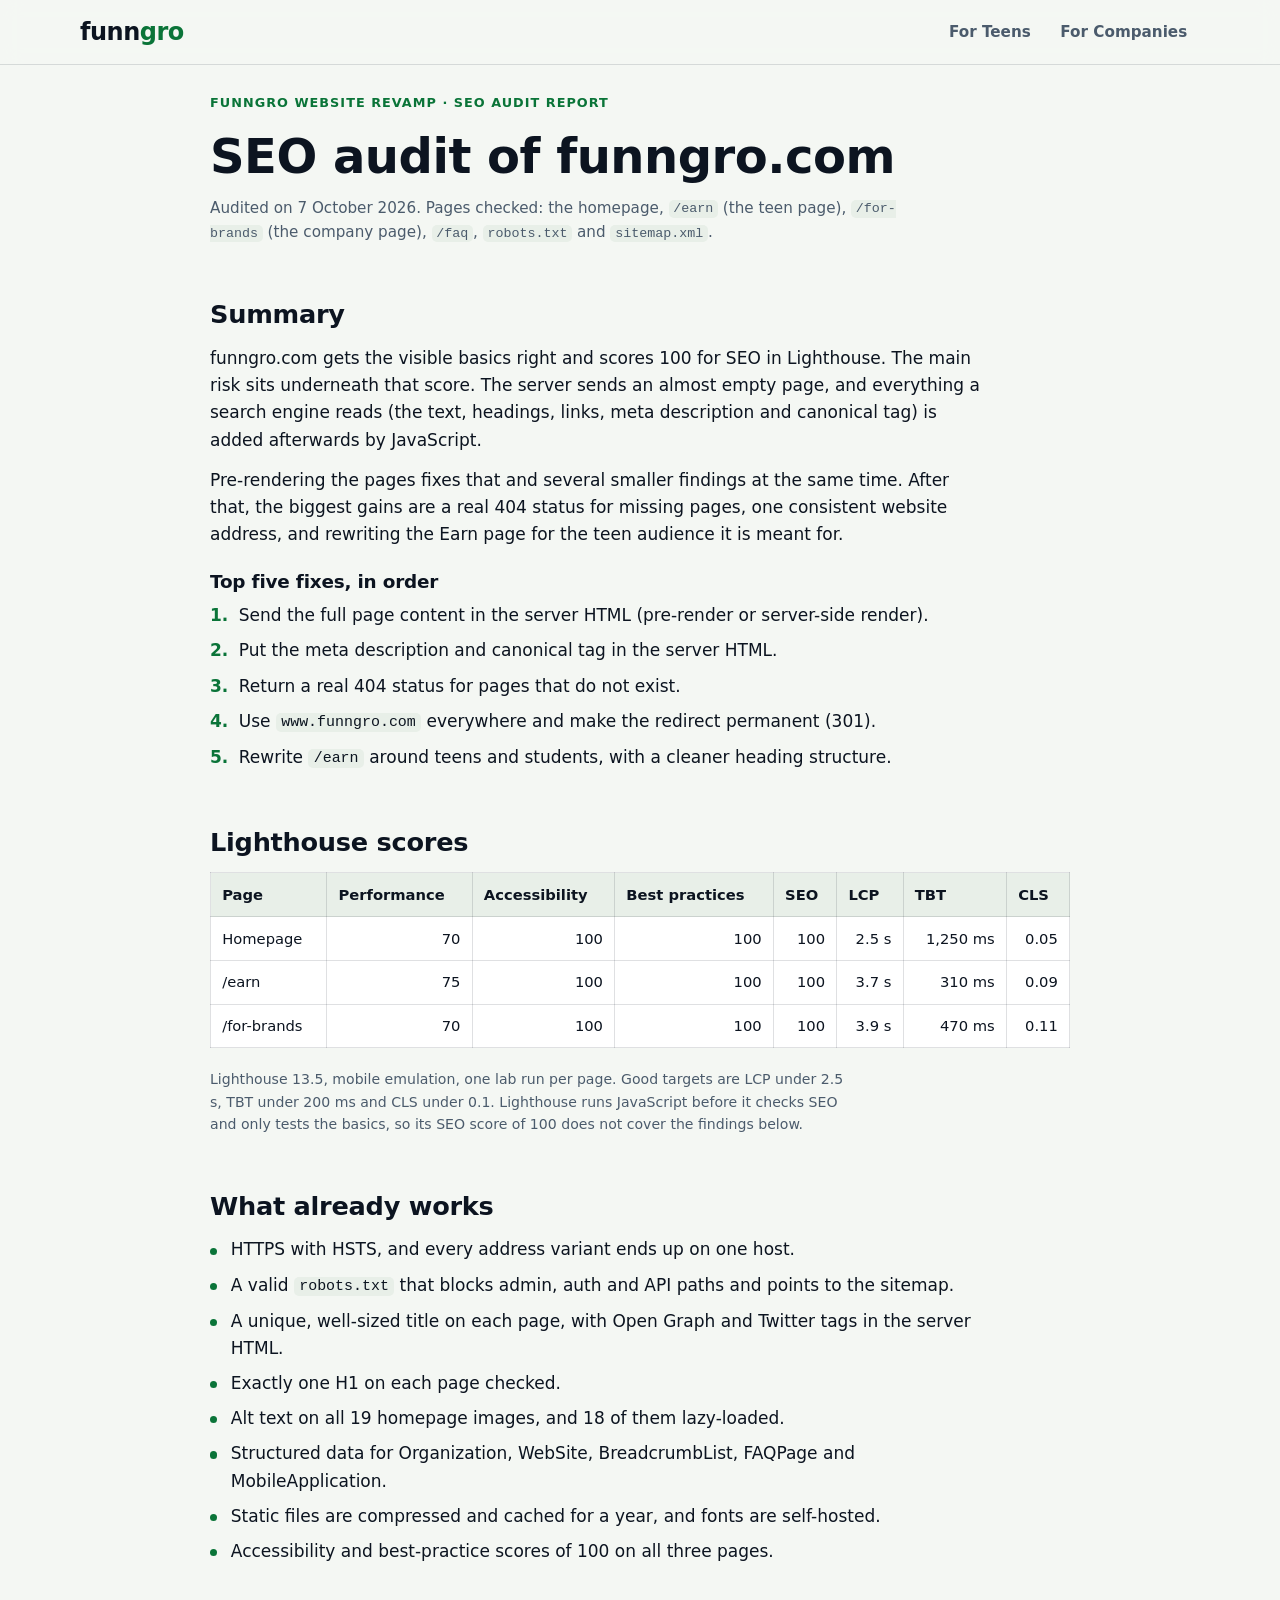
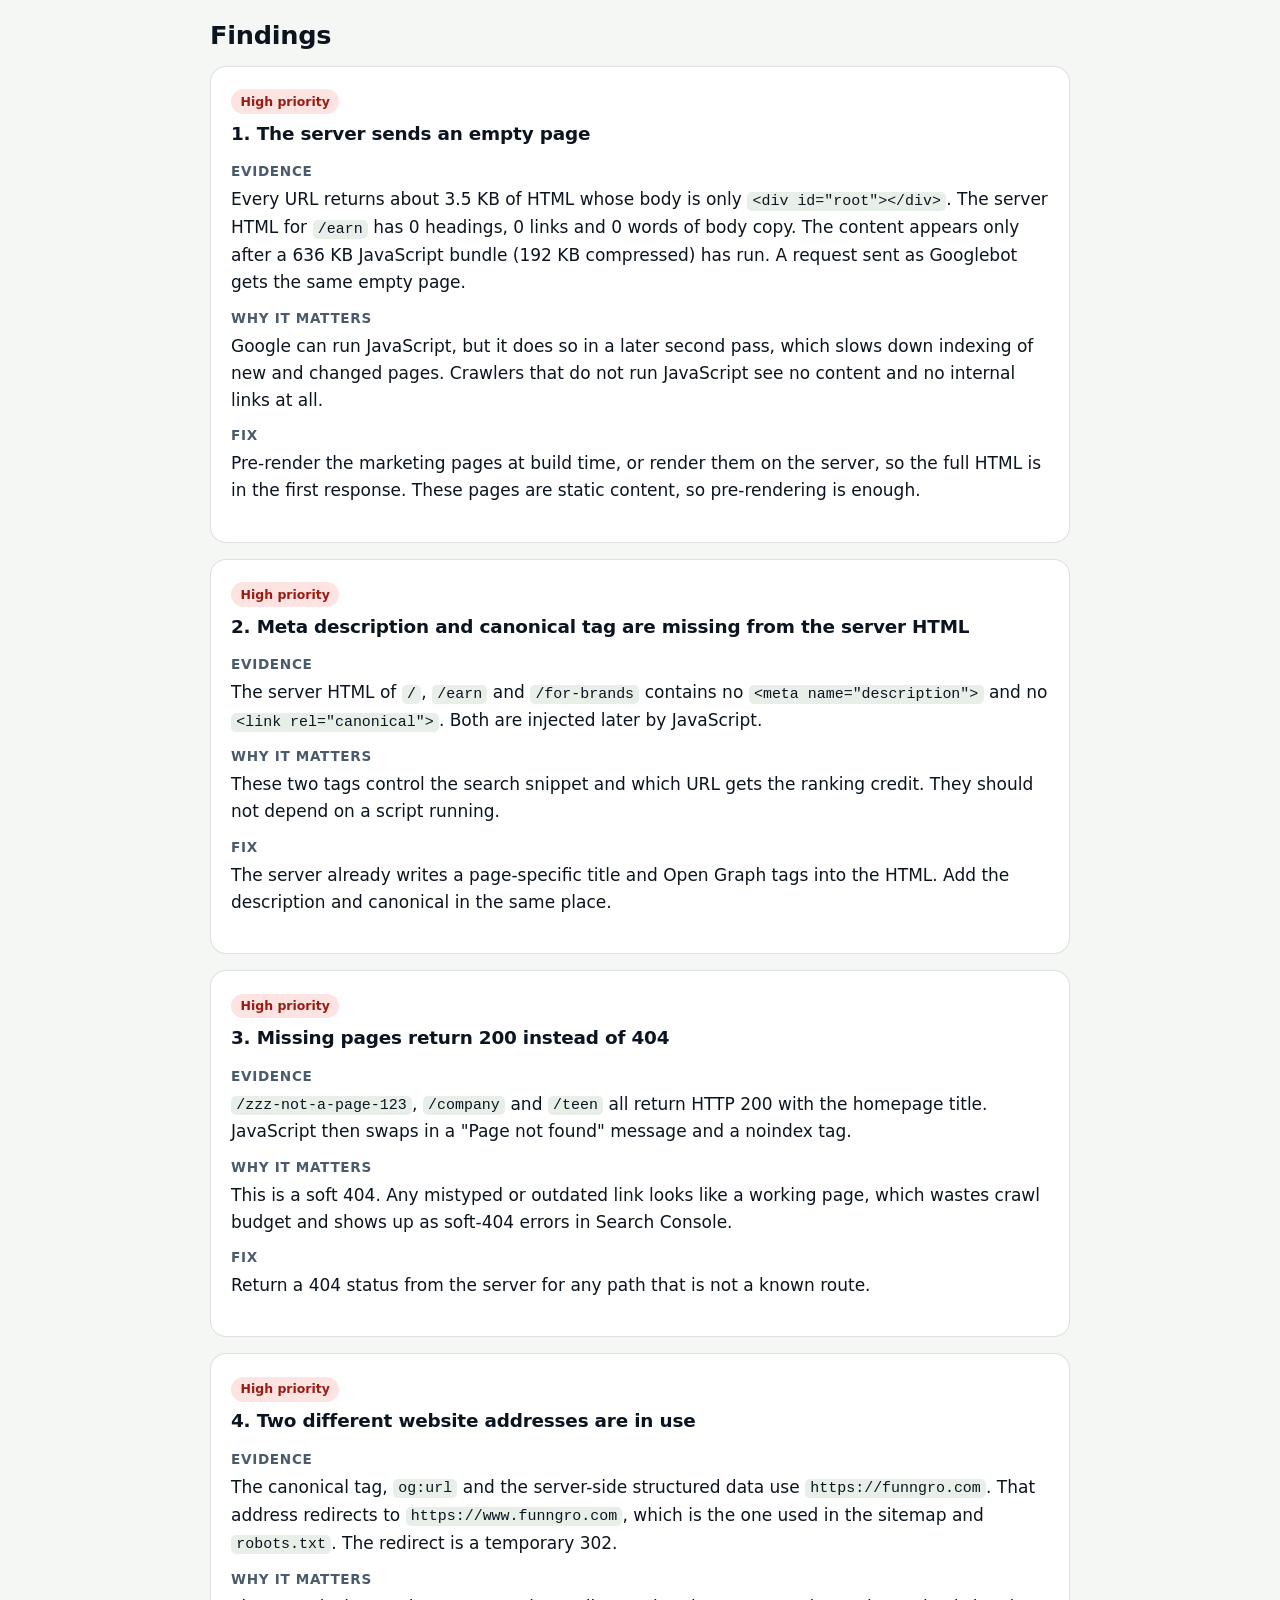
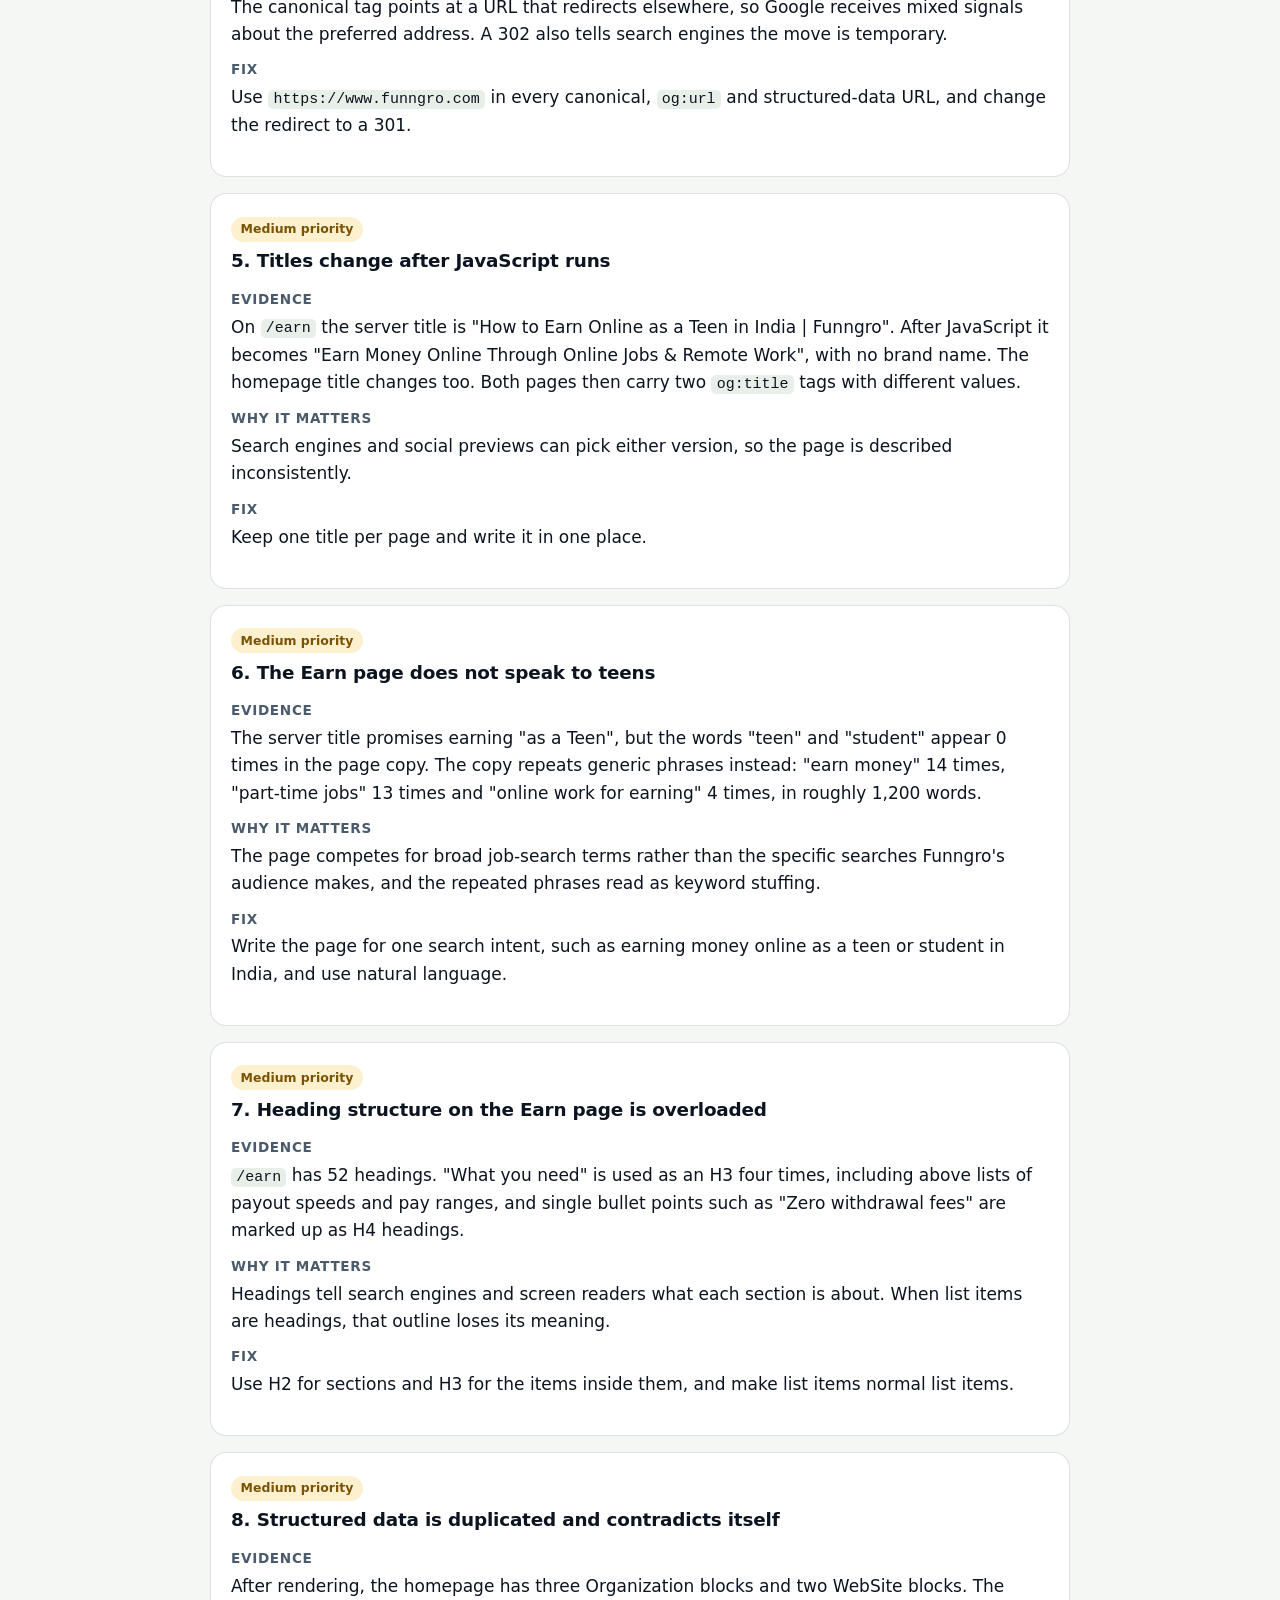
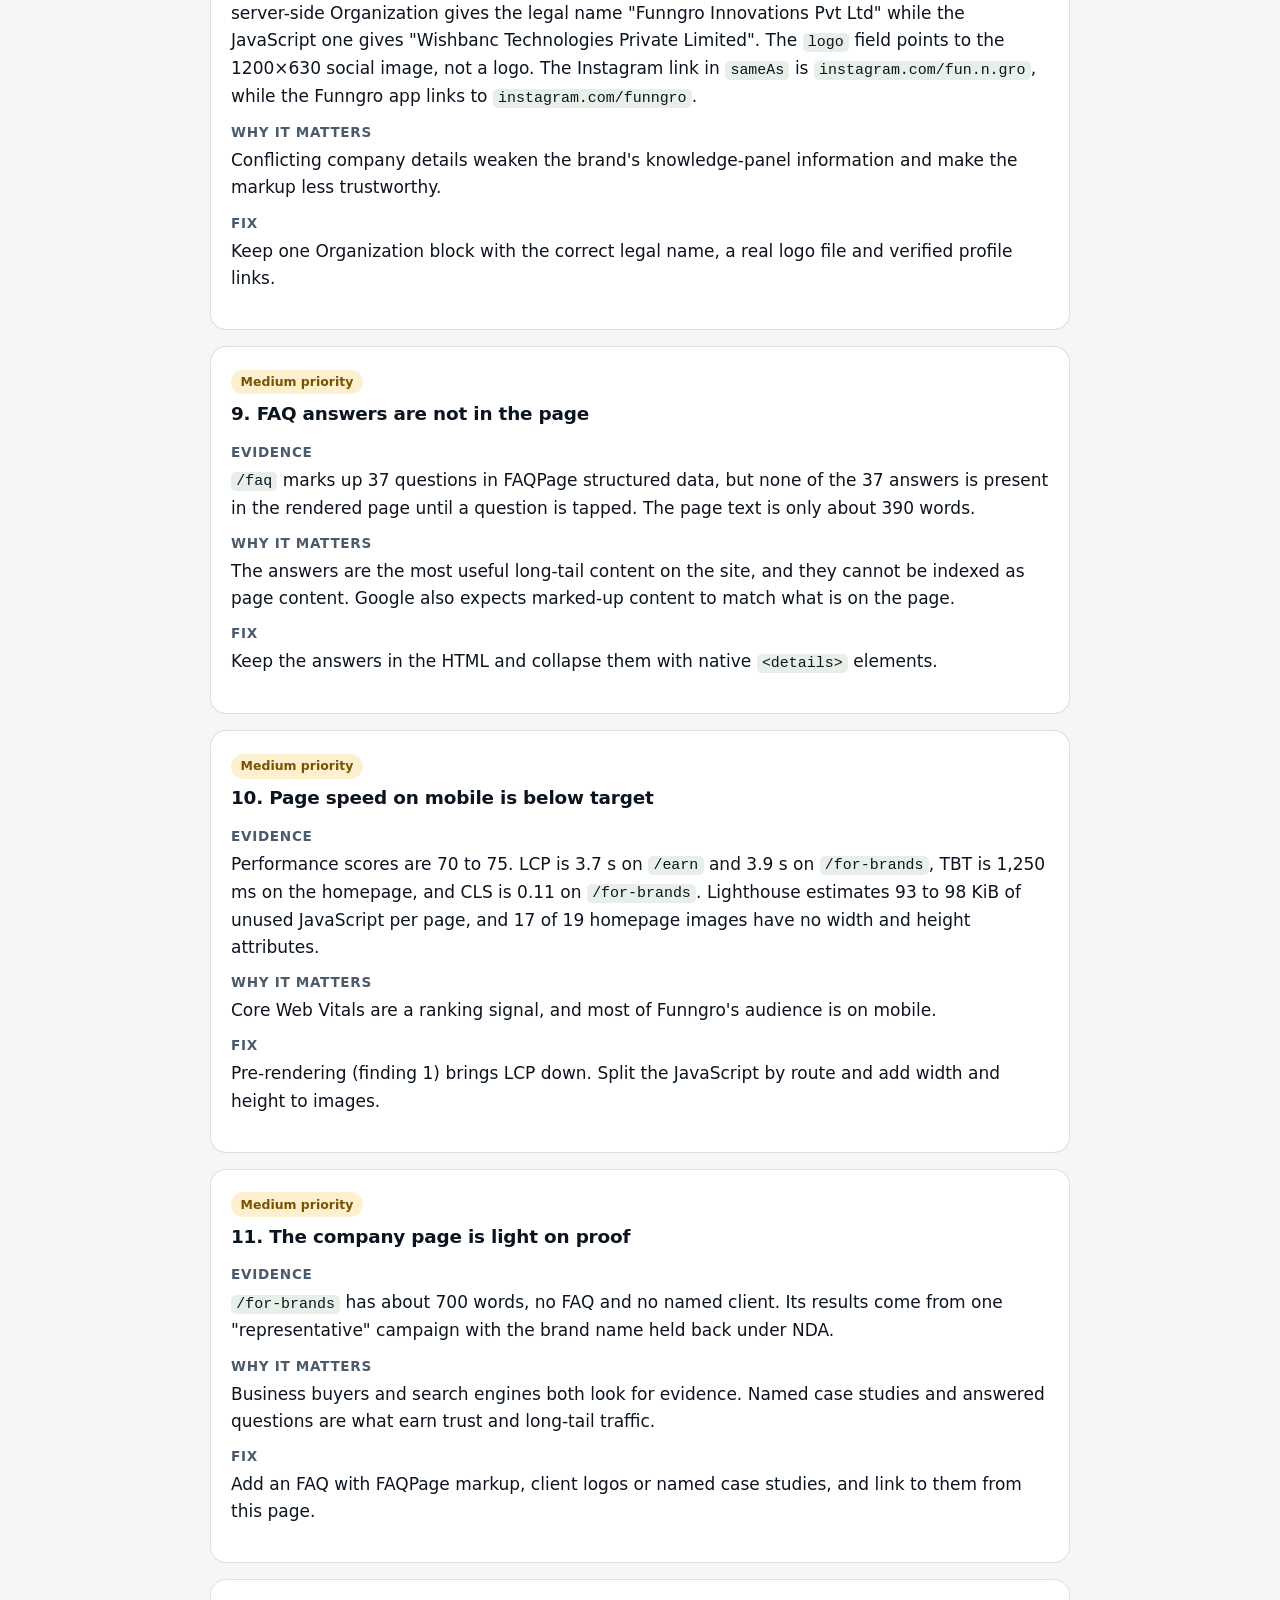
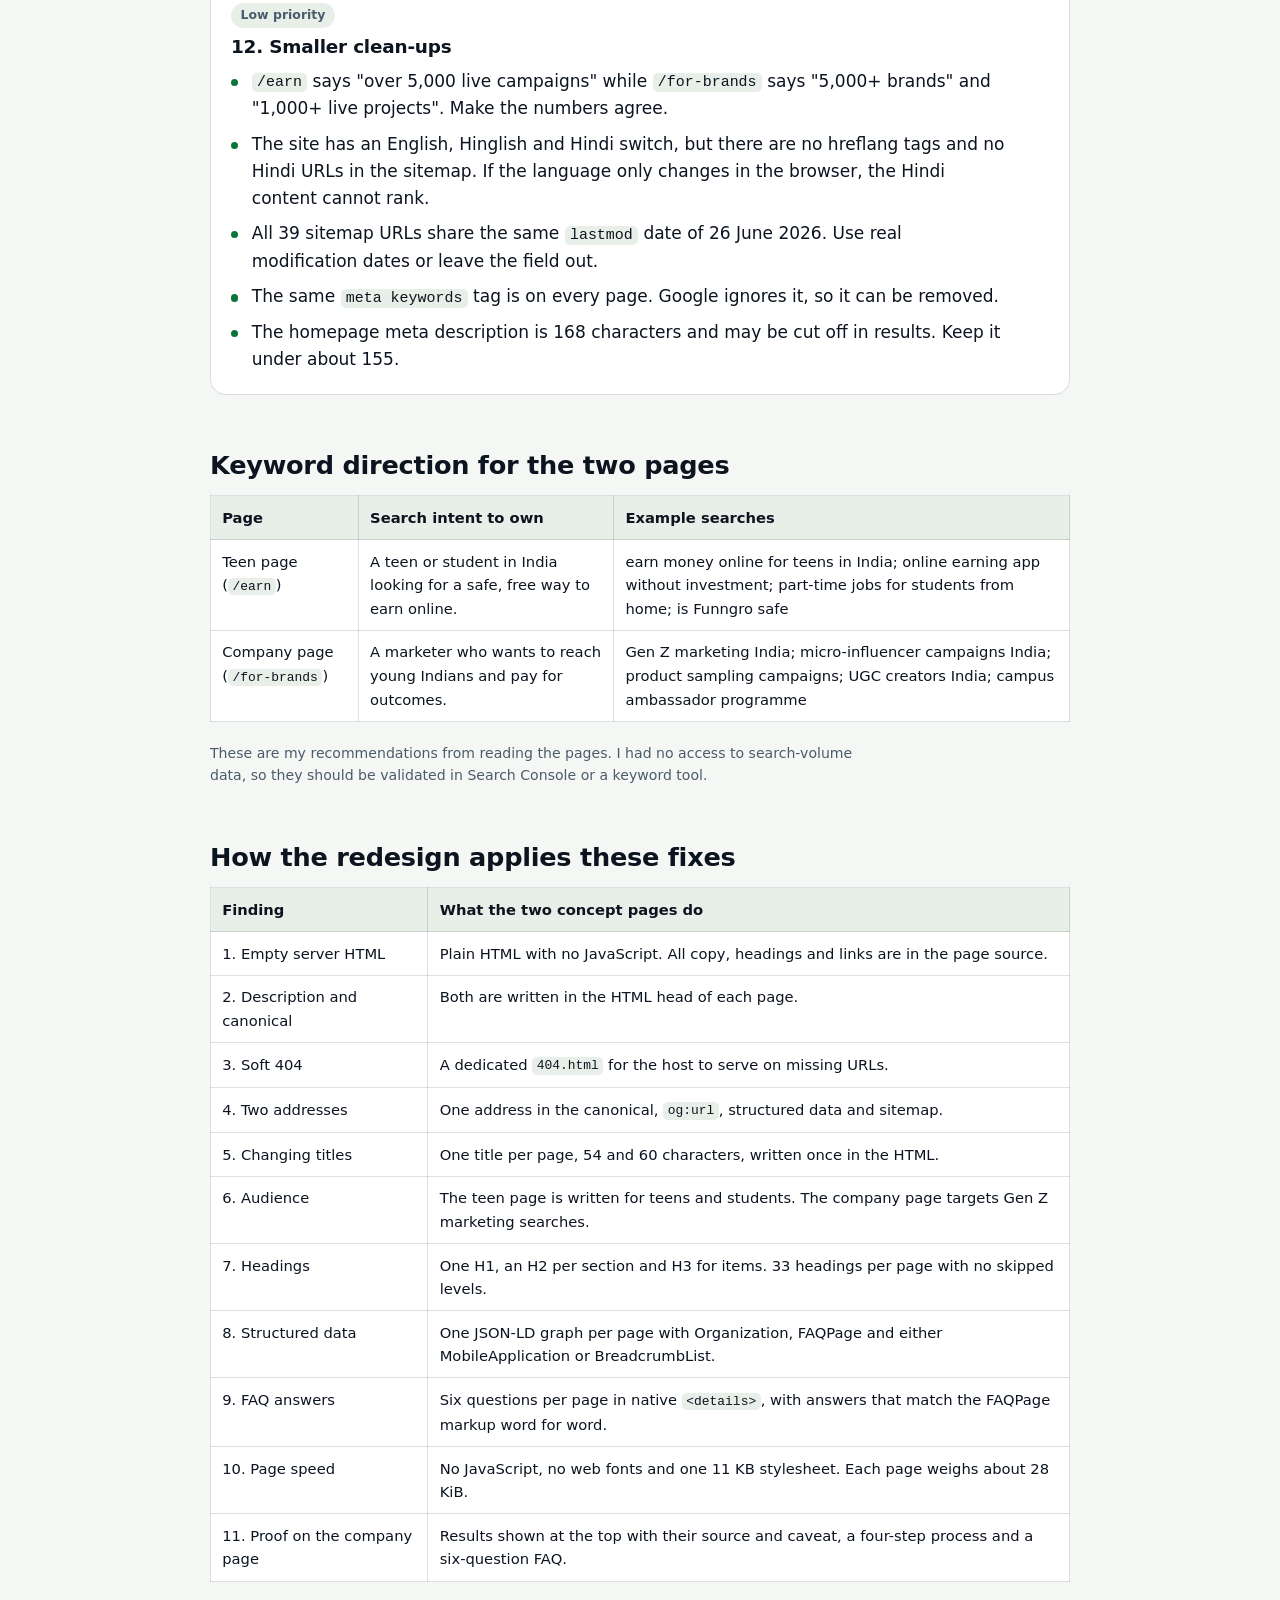
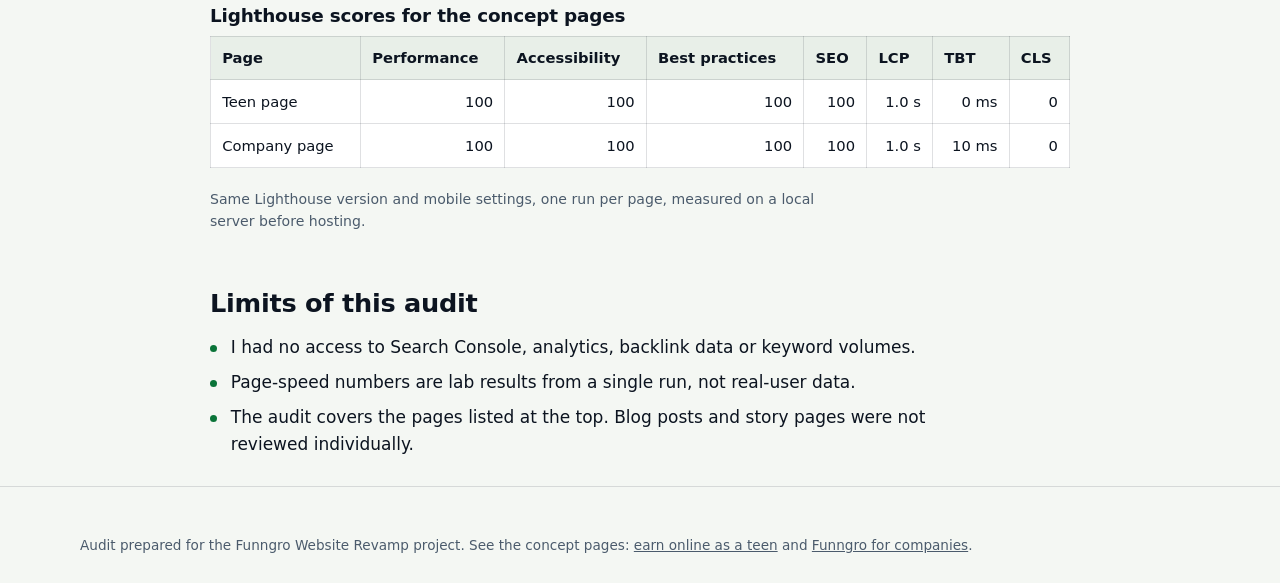
<file: seo-audit.html>
<!doctype html>
<html lang="en-IN" class="light">
<head>
<meta charset="utf-8">
<meta name="viewport" content="width=device-width, initial-scale=1">
<title>SEO Audit of funngro.com | Funngro Website Revamp</title>
<meta name="description" content="SEO audit of funngro.com covering rendering, indexing, on-page content, structured data and page speed, with a prioritised list of fixes.">
<meta name="robots" content="noindex">
<link rel="stylesheet" href="style.css">
<style>
  .report { width: min(100% - 2rem, 860px); margin-inline: auto; }
  .report section { padding-block: 1.75rem; }
  .report h1 { font-size: clamp(2rem, 5vw, 3rem); }
  .report h2 { font-size: 1.6rem; margin-bottom: 1rem; }
  .report p, .report li { max-width: 72ch; }
  .report p + p { margin-top: .8rem; }
  .meta { margin-top: .75rem; color: var(--muted); font-size: .95rem; }
  .bullets li { position: relative; margin-top: .5rem; padding-left: 1.3rem; }
  .bullets li::before { content: ""; position: absolute; left: 0; top: .65em; width: .45rem; height: .45rem; border-radius: 50%; background: var(--accent-text); }
  ol.bullets { counter-reset: n; }
  ol.bullets li { counter-increment: n; padding-left: 1.8rem; }
  ol.bullets li::before { content: counter(n) "."; top: 0; width: auto; height: auto; background: none; font-weight: 700; color: var(--accent-text); }
  .scroll { overflow-x: auto; }
  table { width: 100%; border-collapse: collapse; font-size: .92rem; background: var(--surface); }
  th, td { padding: .6rem .7rem; border: 1px solid var(--line); text-align: left; vertical-align: top; }
  th { background: var(--surface-2); font-weight: 700; }
  td.n { text-align: right; white-space: nowrap; font-variant-numeric: tabular-nums; }
  code { font-size: .88em; background: var(--surface-2); padding: .1em .35em; border-radius: 5px; overflow-wrap: anywhere; }
  .finding { margin-top: 1rem; padding: 1.25rem; background: var(--surface); border: 1px solid var(--line); border-radius: 16px; break-inside: avoid; }
  .finding h3 { margin-bottom: .6rem; }
  .finding dt { margin-top: .7rem; font-weight: 700; font-size: .85rem; letter-spacing: .05em; text-transform: uppercase; color: var(--muted); }
  .finding dd { margin: .2rem 0 0; }
  .pri { display: inline-block; margin-bottom: .6rem; padding: .15rem .6rem; border-radius: 999px; font-size: .78rem; font-weight: 700; }
  .high { background: #fde3e1; color: #9b1c12; }
  .med { background: #fdf0cf; color: #7a5200; }
  .low { background: var(--surface-2); color: var(--muted); }
  @page { size: A4; margin: 14mm; }
  @media print {
    .site-header, footer, .skip { display: none; }
    body { background: #fff; font-size: 10pt; }
    .report section { padding-block: .7rem; }
    .finding { margin-top: .6rem; padding: .8rem 1rem; }
  }
</style>
</head>
<body>
<a class="skip" href="#main">Skip to content</a>

<header class="site-header">
  <div class="wrap">
    <a class="brand" href="./" aria-label="Funngro home">funn<span>gro</span></a>
    <nav aria-label="Main">
      <ul>
        <li><a href="./">For Teens</a></li>
        <li><a href="company.html">For Companies</a></li>
      </ul>
    </nav>
  </div>
</header>

<main id="main" class="report">
  <section>
    <p class="eyebrow">Funngro Website Revamp · SEO audit report</p>
    <h1>SEO audit of funngro.com</h1>
    <p class="meta">Audited on 7 October 2026. Pages checked: the homepage, <code>/earn</code> (the teen page), <code>/for-brands</code> (the company page), <code>/faq</code>, <code>robots.txt</code> and <code>sitemap.xml</code>.</p>
  </section>

  <section>
    <h2>Summary</h2>
    <p>funngro.com gets the visible basics right and scores 100 for SEO in Lighthouse. The main risk sits underneath that score. The server sends an almost empty page, and everything a search engine reads (the text, headings, links, meta description and canonical tag) is added afterwards by JavaScript.</p>
    <p>Pre-rendering the pages fixes that and several smaller findings at the same time. After that, the biggest gains are a real 404 status for missing pages, one consistent website address, and rewriting the Earn page for the teen audience it is meant for.</p>

    <h3 style="margin:1.5rem 0 .6rem">Top five fixes, in order</h3>
    <ol class="bullets">
      <li>Send the full page content in the server HTML (pre-render or server-side render).</li>
      <li>Put the meta description and canonical tag in the server HTML.</li>
      <li>Return a real 404 status for pages that do not exist.</li>
      <li>Use <code>www.funngro.com</code> everywhere and make the redirect permanent (301).</li>
      <li>Rewrite <code>/earn</code> around teens and students, with a cleaner heading structure.</li>
    </ol>
  </section>

  <section>
    <h2>Lighthouse scores</h2>
    <div class="scroll">
      <table>
        <thead>
          <tr><th>Page</th><th>Performance</th><th>Accessibility</th><th>Best practices</th><th>SEO</th><th>LCP</th><th>TBT</th><th>CLS</th></tr>
        </thead>
        <tbody>
          <tr><td>Homepage</td><td class="n">70</td><td class="n">100</td><td class="n">100</td><td class="n">100</td><td class="n">2.5 s</td><td class="n">1,250 ms</td><td class="n">0.05</td></tr>
          <tr><td>/earn</td><td class="n">75</td><td class="n">100</td><td class="n">100</td><td class="n">100</td><td class="n">3.7 s</td><td class="n">310 ms</td><td class="n">0.09</td></tr>
          <tr><td>/for-brands</td><td class="n">70</td><td class="n">100</td><td class="n">100</td><td class="n">100</td><td class="n">3.9 s</td><td class="n">470 ms</td><td class="n">0.11</td></tr>
        </tbody>
      </table>
    </div>
    <p class="note">Lighthouse 13.5, mobile emulation, one lab run per page. Good targets are LCP under 2.5 s, TBT under 200 ms and CLS under 0.1. Lighthouse runs JavaScript before it checks SEO and only tests the basics, so its SEO score of 100 does not cover the findings below.</p>
  </section>

  <section>
    <h2>What already works</h2>
    <ul class="bullets">
      <li>HTTPS with HSTS, and every address variant ends up on one host.</li>
      <li>A valid <code>robots.txt</code> that blocks admin, auth and API paths and points to the sitemap.</li>
      <li>A unique, well-sized title on each page, with Open Graph and Twitter tags in the server HTML.</li>
      <li>Exactly one H1 on each page checked.</li>
      <li>Alt text on all 19 homepage images, and 18 of them lazy-loaded.</li>
      <li>Structured data for Organization, WebSite, BreadcrumbList, FAQPage and MobileApplication.</li>
      <li>Static files are compressed and cached for a year, and fonts are self-hosted.</li>
      <li>Accessibility and best-practice scores of 100 on all three pages.</li>
    </ul>
  </section>

  <section>
    <h2>Findings</h2>

    <div class="finding">
      <span class="pri high">High priority</span>
      <h3>1. The server sends an empty page</h3>
      <dl>
        <dt>Evidence</dt>
        <dd>Every URL returns about 3.5 KB of HTML whose body is only <code>&lt;div id="root"&gt;&lt;/div&gt;</code>. The server HTML for <code>/earn</code> has 0 headings, 0 links and 0 words of body copy. The content appears only after a 636 KB JavaScript bundle (192 KB compressed) has run. A request sent as Googlebot gets the same empty page.</dd>
        <dt>Why it matters</dt>
        <dd>Google can run JavaScript, but it does so in a later second pass, which slows down indexing of new and changed pages. Crawlers that do not run JavaScript see no content and no internal links at all.</dd>
        <dt>Fix</dt>
        <dd>Pre-render the marketing pages at build time, or render them on the server, so the full HTML is in the first response. These pages are static content, so pre-rendering is enough.</dd>
      </dl>
    </div>

    <div class="finding">
      <span class="pri high">High priority</span>
      <h3>2. Meta description and canonical tag are missing from the server HTML</h3>
      <dl>
        <dt>Evidence</dt>
        <dd>The server HTML of <code>/</code>, <code>/earn</code> and <code>/for-brands</code> contains no <code>&lt;meta name="description"&gt;</code> and no <code>&lt;link rel="canonical"&gt;</code>. Both are injected later by JavaScript.</dd>
        <dt>Why it matters</dt>
        <dd>These two tags control the search snippet and which URL gets the ranking credit. They should not depend on a script running.</dd>
        <dt>Fix</dt>
        <dd>The server already writes a page-specific title and Open Graph tags into the HTML. Add the description and canonical in the same place.</dd>
      </dl>
    </div>

    <div class="finding">
      <span class="pri high">High priority</span>
      <h3>3. Missing pages return 200 instead of 404</h3>
      <dl>
        <dt>Evidence</dt>
        <dd><code>/zzz-not-a-page-123</code>, <code>/company</code> and <code>/teen</code> all return HTTP 200 with the homepage title. JavaScript then swaps in a "Page not found" message and a noindex tag.</dd>
        <dt>Why it matters</dt>
        <dd>This is a soft 404. Any mistyped or outdated link looks like a working page, which wastes crawl budget and shows up as soft-404 errors in Search Console.</dd>
        <dt>Fix</dt>
        <dd>Return a 404 status from the server for any path that is not a known route.</dd>
      </dl>
    </div>

    <div class="finding">
      <span class="pri high">High priority</span>
      <h3>4. Two different website addresses are in use</h3>
      <dl>
        <dt>Evidence</dt>
        <dd>The canonical tag, <code>og:url</code> and the server-side structured data use <code>https://funngro.com</code>. That address redirects to <code>https://www.funngro.com</code>, which is the one used in the sitemap and <code>robots.txt</code>. The redirect is a temporary 302.</dd>
        <dt>Why it matters</dt>
        <dd>The canonical tag points at a URL that redirects elsewhere, so Google receives mixed signals about the preferred address. A 302 also tells search engines the move is temporary.</dd>
        <dt>Fix</dt>
        <dd>Use <code>https://www.funngro.com</code> in every canonical, <code>og:url</code> and structured-data URL, and change the redirect to a 301.</dd>
      </dl>
    </div>

    <div class="finding">
      <span class="pri med">Medium priority</span>
      <h3>5. Titles change after JavaScript runs</h3>
      <dl>
        <dt>Evidence</dt>
        <dd>On <code>/earn</code> the server title is "How to Earn Online as a Teen in India | Funngro". After JavaScript it becomes "Earn Money Online Through Online Jobs &amp; Remote Work", with no brand name. The homepage title changes too. Both pages then carry two <code>og:title</code> tags with different values.</dd>
        <dt>Why it matters</dt>
        <dd>Search engines and social previews can pick either version, so the page is described inconsistently.</dd>
        <dt>Fix</dt>
        <dd>Keep one title per page and write it in one place.</dd>
      </dl>
    </div>

    <div class="finding">
      <span class="pri med">Medium priority</span>
      <h3>6. The Earn page does not speak to teens</h3>
      <dl>
        <dt>Evidence</dt>
        <dd>The server title promises earning "as a Teen", but the words "teen" and "student" appear 0 times in the page copy. The copy repeats generic phrases instead: "earn money" 14 times, "part-time jobs" 13 times and "online work for earning" 4 times, in roughly 1,200 words.</dd>
        <dt>Why it matters</dt>
        <dd>The page competes for broad job-search terms rather than the specific searches Funngro's audience makes, and the repeated phrases read as keyword stuffing.</dd>
        <dt>Fix</dt>
        <dd>Write the page for one search intent, such as earning money online as a teen or student in India, and use natural language.</dd>
      </dl>
    </div>

    <div class="finding">
      <span class="pri med">Medium priority</span>
      <h3>7. Heading structure on the Earn page is overloaded</h3>
      <dl>
        <dt>Evidence</dt>
        <dd><code>/earn</code> has 52 headings. "What you need" is used as an H3 four times, including above lists of payout speeds and pay ranges, and single bullet points such as "Zero withdrawal fees" are marked up as H4 headings.</dd>
        <dt>Why it matters</dt>
        <dd>Headings tell search engines and screen readers what each section is about. When list items are headings, that outline loses its meaning.</dd>
        <dt>Fix</dt>
        <dd>Use H2 for sections and H3 for the items inside them, and make list items normal list items.</dd>
      </dl>
    </div>

    <div class="finding">
      <span class="pri med">Medium priority</span>
      <h3>8. Structured data is duplicated and contradicts itself</h3>
      <dl>
        <dt>Evidence</dt>
        <dd>After rendering, the homepage has three Organization blocks and two WebSite blocks. The server-side Organization gives the legal name "Funngro Innovations Pvt Ltd" while the JavaScript one gives "Wishbanc Technologies Private Limited". The <code>logo</code> field points to the 1200×630 social image, not a logo. The Instagram link in <code>sameAs</code> is <code>instagram.com/fun.n.gro</code>, while the Funngro app links to <code>instagram.com/funngro</code>.</dd>
        <dt>Why it matters</dt>
        <dd>Conflicting company details weaken the brand's knowledge-panel information and make the markup less trustworthy.</dd>
        <dt>Fix</dt>
        <dd>Keep one Organization block with the correct legal name, a real logo file and verified profile links.</dd>
      </dl>
    </div>

    <div class="finding">
      <span class="pri med">Medium priority</span>
      <h3>9. FAQ answers are not in the page</h3>
      <dl>
        <dt>Evidence</dt>
        <dd><code>/faq</code> marks up 37 questions in FAQPage structured data, but none of the 37 answers is present in the rendered page until a question is tapped. The page text is only about 390 words.</dd>
        <dt>Why it matters</dt>
        <dd>The answers are the most useful long-tail content on the site, and they cannot be indexed as page content. Google also expects marked-up content to match what is on the page.</dd>
        <dt>Fix</dt>
        <dd>Keep the answers in the HTML and collapse them with native <code>&lt;details&gt;</code> elements.</dd>
      </dl>
    </div>

    <div class="finding">
      <span class="pri med">Medium priority</span>
      <h3>10. Page speed on mobile is below target</h3>
      <dl>
        <dt>Evidence</dt>
        <dd>Performance scores are 70 to 75. LCP is 3.7 s on <code>/earn</code> and 3.9 s on <code>/for-brands</code>, TBT is 1,250 ms on the homepage, and CLS is 0.11 on <code>/for-brands</code>. Lighthouse estimates 93 to 98 KiB of unused JavaScript per page, and 17 of 19 homepage images have no width and height attributes.</dd>
        <dt>Why it matters</dt>
        <dd>Core Web Vitals are a ranking signal, and most of Funngro's audience is on mobile.</dd>
        <dt>Fix</dt>
        <dd>Pre-rendering (finding 1) brings LCP down. Split the JavaScript by route and add width and height to images.</dd>
      </dl>
    </div>

    <div class="finding">
      <span class="pri med">Medium priority</span>
      <h3>11. The company page is light on proof</h3>
      <dl>
        <dt>Evidence</dt>
        <dd><code>/for-brands</code> has about 700 words, no FAQ and no named client. Its results come from one "representative" campaign with the brand name held back under NDA.</dd>
        <dt>Why it matters</dt>
        <dd>Business buyers and search engines both look for evidence. Named case studies and answered questions are what earn trust and long-tail traffic.</dd>
        <dt>Fix</dt>
        <dd>Add an FAQ with FAQPage markup, client logos or named case studies, and link to them from this page.</dd>
      </dl>
    </div>

    <div class="finding">
      <span class="pri low">Low priority</span>
      <h3>12. Smaller clean-ups</h3>
      <ul class="bullets">
        <li><code>/earn</code> says "over 5,000 live campaigns" while <code>/for-brands</code> says "5,000+ brands" and "1,000+ live projects". Make the numbers agree.</li>
        <li>The site has an English, Hinglish and Hindi switch, but there are no hreflang tags and no Hindi URLs in the sitemap. If the language only changes in the browser, the Hindi content cannot rank.</li>
        <li>All 39 sitemap URLs share the same <code>lastmod</code> date of 26 June 2026. Use real modification dates or leave the field out.</li>
        <li>The same <code>meta keywords</code> tag is on every page. Google ignores it, so it can be removed.</li>
        <li>The homepage meta description is 168 characters and may be cut off in results. Keep it under about 155.</li>
      </ul>
    </div>
  </section>

  <section>
    <h2>Keyword direction for the two pages</h2>
    <div class="scroll">
      <table>
        <thead>
          <tr><th>Page</th><th>Search intent to own</th><th>Example searches</th></tr>
        </thead>
        <tbody>
          <tr>
            <td>Teen page (<code>/earn</code>)</td>
            <td>A teen or student in India looking for a safe, free way to earn online.</td>
            <td>earn money online for teens in India; online earning app without investment; part-time jobs for students from home; is Funngro safe</td>
          </tr>
          <tr>
            <td>Company page (<code>/for-brands</code>)</td>
            <td>A marketer who wants to reach young Indians and pay for outcomes.</td>
            <td>Gen Z marketing India; micro-influencer campaigns India; product sampling campaigns; UGC creators India; campus ambassador programme</td>
          </tr>
        </tbody>
      </table>
    </div>
    <p class="note">These are my recommendations from reading the pages. I had no access to search-volume data, so they should be validated in Search Console or a keyword tool.</p>
  </section>

  <section>
    <h2>How the redesign applies these fixes</h2>
    <div class="scroll">
      <table>
        <thead>
          <tr><th>Finding</th><th>What the two concept pages do</th></tr>
        </thead>
        <tbody>
          <tr><td>1. Empty server HTML</td><td>Plain HTML with no JavaScript. All copy, headings and links are in the page source.</td></tr>
          <tr><td>2. Description and canonical</td><td>Both are written in the HTML head of each page.</td></tr>
          <tr><td>3. Soft 404</td><td>A dedicated <code>404.html</code> for the host to serve on missing URLs.</td></tr>
          <tr><td>4. Two addresses</td><td>One address in the canonical, <code>og:url</code>, structured data and sitemap.</td></tr>
          <tr><td>5. Changing titles</td><td>One title per page, 54 and 60 characters, written once in the HTML.</td></tr>
          <tr><td>6. Audience</td><td>The teen page is written for teens and students. The company page targets Gen Z marketing searches.</td></tr>
          <tr><td>7. Headings</td><td>One H1, an H2 per section and H3 for items. 33 headings per page with no skipped levels.</td></tr>
          <tr><td>8. Structured data</td><td>One JSON-LD graph per page with Organization, FAQPage and either MobileApplication or BreadcrumbList.</td></tr>
          <tr><td>9. FAQ answers</td><td>Six questions per page in native <code>&lt;details&gt;</code>, with answers that match the FAQPage markup word for word.</td></tr>
          <tr><td>10. Page speed</td><td>No JavaScript, no web fonts and one 11 KB stylesheet. Each page weighs about 28 KiB.</td></tr>
          <tr><td>11. Proof on the company page</td><td>Results shown at the top with their source and caveat, a four-step process and a six-question FAQ.</td></tr>
        </tbody>
      </table>
    </div>

    <h3 style="margin:1.5rem 0 .6rem">Lighthouse scores for the concept pages</h3>
    <div class="scroll">
      <table>
        <thead>
          <tr><th>Page</th><th>Performance</th><th>Accessibility</th><th>Best practices</th><th>SEO</th><th>LCP</th><th>TBT</th><th>CLS</th></tr>
        </thead>
        <tbody>
          <tr><td>Teen page</td><td class="n">100</td><td class="n">100</td><td class="n">100</td><td class="n">100</td><td class="n">1.0 s</td><td class="n">0 ms</td><td class="n">0</td></tr>
          <tr><td>Company page</td><td class="n">100</td><td class="n">100</td><td class="n">100</td><td class="n">100</td><td class="n">1.0 s</td><td class="n">10 ms</td><td class="n">0</td></tr>
        </tbody>
      </table>
    </div>
    <p class="note">Same Lighthouse version and mobile settings, one run per page, measured on a local server before hosting.</p>
  </section>

  <section>
    <h2>Limits of this audit</h2>
    <ul class="bullets">
      <li>I had no access to Search Console, analytics, backlink data or keyword volumes.</li>
      <li>Page-speed numbers are lab results from a single run, not real-user data.</li>
      <li>The audit covers the pages listed at the top. Blog posts and story pages were not reviewed individually.</li>
    </ul>
  </section>
</main>

<footer>
  <div class="wrap">
    <p class="disclaimer" style="border:0;padding:0">Audit prepared for the Funngro Website Revamp project. See the concept pages: <a href="./">earn online as a teen</a> and <a href="company.html">Funngro for companies</a>.</p>
  </div>
</footer>
</body>
</html>
</file>
<file: style.css>
/* Funngro concept redesign. One stylesheet, two themes: dark for teens, .light for companies. */
:root {
  color-scheme: dark;
  --bg: #0c1420;
  --surface: #141f30;
  --surface-2: #1c2a41;
  --line: rgba(255, 255, 255, .1);
  --text: #eef3f8;
  --muted: #a3b3c6;
  --accent: #3ddc84;
  --accent-text: #3ddc84;
  --on-accent: #04220f;
  /* ponytail: system fonts only, no font download. Swap in a webfont here if the brand needs one. */
  --display: ui-rounded, "SF Pro Rounded", "Nunito", "Segoe UI", system-ui, sans-serif;
  --body: system-ui, -apple-system, "Segoe UI", Roboto, "Noto Sans", sans-serif;
}

.light {
  color-scheme: light;
  --bg: #f4f7f3;
  --surface: #fff;
  --surface-2: #e8efe8;
  --line: rgba(12, 20, 32, .13);
  --text: #0c1420;
  --muted: #4b5b6c;
  --accent-text: #0a7438;
}

*, *::before, *::after { box-sizing: border-box; }
html { -webkit-text-size-adjust: 100%; scroll-padding-top: 5rem; }
body { margin: 0; background: var(--bg); color: var(--text); font: 1.0625rem/1.6 var(--body); }
h1, h2, h3 { font-family: var(--display); line-height: 1.12; margin: 0; letter-spacing: -.01em; text-wrap: balance; }
h1 { font-size: clamp(2.2rem, 5.6vw, 3.8rem); font-weight: 800; }
h2 { font-size: clamp(1.7rem, 3.6vw, 2.6rem); font-weight: 800; }
h3 { font-size: 1.15rem; font-weight: 700; }
p { margin: 0; }
ul, ol { margin: 0; padding: 0; list-style: none; }
a { color: var(--accent-text); }
:focus-visible { outline: 3px solid var(--accent-text); outline-offset: 3px; border-radius: 6px; }

.wrap { width: min(100% - 2rem, 1120px); margin-inline: auto; }
section { padding-block: clamp(3rem, 8vw, 5.5rem); }
.alt { background: var(--surface); }
.alt .card, .alt .steps li { background: var(--bg); }

.skip { position: absolute; left: -999px; }
.skip:focus { left: 1rem; top: 1rem; z-index: 10; background: var(--accent); color: var(--on-accent); padding: .6rem 1rem; border-radius: 10px; }

/* Header */
.site-header { position: sticky; top: 0; z-index: 5; background: color-mix(in srgb, var(--bg) 88%, transparent); backdrop-filter: blur(10px); border-bottom: 1px solid var(--line); }
.site-header .wrap { display: flex; align-items: center; flex-wrap: wrap; gap: .5rem 1rem; padding-block: .75rem; }
.brand { margin-right: auto; font: 800 1.5rem/1 var(--display); letter-spacing: -.02em; color: var(--text); text-decoration: none; }
.brand span { color: var(--accent-text); }
nav ul { display: flex; gap: .25rem; }
nav a { display: block; padding: .5rem .8rem; border-radius: 999px; color: var(--muted); font-weight: 600; font-size: .95rem; text-decoration: none; }
nav a:hover { color: var(--text); }
nav a[aria-current] { color: var(--text); background: var(--surface-2); }

/* Buttons */
.btn { display: inline-flex; align-items: center; justify-content: center; padding: .85rem 1.4rem; border: 2px solid var(--accent); border-radius: 999px; background: var(--accent); color: var(--on-accent); font-weight: 700; line-height: 1.2; text-decoration: none; }
.btn:hover { filter: brightness(1.08); }
.btn.ghost { background: transparent; border-color: var(--line); color: var(--text); }
.btn.ghost:hover { border-color: var(--accent-text); }
.btn.small { padding: .5rem 1rem; font-size: .9rem; }
.actions { display: flex; flex-wrap: wrap; gap: .75rem; margin-top: 1.75rem; }
@media (max-width: 560px) { .site-header .btn { display: none; } }

/* Hero */
.hero { padding-block: clamp(2.5rem, 7vw, 5rem); background: radial-gradient(60rem 30rem at 85% -10%, color-mix(in srgb, var(--accent) 15%, transparent), transparent 70%); }
.hero .wrap { display: grid; gap: 2.5rem; align-items: center; }
@media (min-width: 900px) { .hero .wrap { grid-template-columns: 1.15fr .85fr; gap: 3.5rem; } }
.eyebrow { margin-bottom: 1rem; font-size: .8rem; font-weight: 700; letter-spacing: .08em; text-transform: uppercase; color: var(--accent-text); }
.lead { margin-top: 1.25rem; max-width: 58ch; font-size: clamp(1.05rem, 1.6vw, 1.22rem); color: var(--muted); }
.proof { margin-top: 1.5rem; font-size: .9rem; color: var(--muted); }

/* Teen hero: phone with the task feed */
.phone { justify-self: center; width: min(100%, 330px); padding: 1.5rem 1.1rem; background: var(--surface); border: 10px solid var(--surface-2); border-radius: 40px; box-shadow: 0 30px 80px -30px color-mix(in srgb, var(--accent) 50%, transparent); }
.phone p { font: 800 1.1rem var(--display); }
.phone li { display: flex; justify-content: space-between; align-items: center; gap: .75rem; margin-top: .6rem; padding: .8rem .9rem; background: var(--surface-2); border-radius: 14px; font-weight: 600; font-size: .95rem; }
.phone li span { color: var(--accent-text); font-weight: 700; font-size: .9rem; white-space: nowrap; }
.phone small { display: block; margin-top: 1rem; text-align: center; color: var(--muted); }

/* Company hero: results figure */
.result { margin: 0; padding: 1.5rem; background: var(--surface); border: 1px solid var(--line); border-radius: 24px; box-shadow: 0 30px 80px -40px color-mix(in srgb, var(--accent) 60%, transparent); }
.result figcaption { font: 800 1.2rem var(--display); }
.result .metric { margin-top: 1.25rem; font-weight: 700; font-size: .92rem; }
.bar { display: grid; grid-template-columns: 4.6rem 1fr 4.6rem; align-items: center; gap: .6rem; margin-top: .5rem; font-size: .88rem; color: var(--muted); }
.bar .track { background: var(--surface-2); border-radius: 999px; }
/* --solid marks where an industry range starts, so the range itself reads lighter */
.bar i { display: block; width: var(--w); height: .8rem; border-radius: 999px; background: linear-gradient(90deg, var(--muted) var(--solid, 100%), color-mix(in srgb, var(--muted) 40%, transparent) var(--solid, 100%)); }
.bar.us i { background: var(--accent); }
.bar b { color: var(--text); text-align: right; white-space: nowrap; }
.pair { display: grid; grid-template-columns: 1fr 1fr; gap: .75rem; margin-top: 1.25rem; }
.pair li { padding: .9rem; background: var(--surface-2); border-radius: 14px; font-size: .85rem; color: var(--muted); }
.pair b { display: block; font: 800 1.6rem/1.1 var(--display); color: var(--accent-text); }
.note { margin-top: 1.25rem; font-size: .88rem; color: var(--muted); }

/* Stats */
.stats { display: grid; grid-template-columns: repeat(2, 1fr); gap: 1rem; }
@media (min-width: 800px) { .stats { grid-template-columns: repeat(4, 1fr); } }
.stats li { padding: 1.25rem; background: var(--surface); border: 1px solid var(--line); border-radius: 18px; font-size: .92rem; color: var(--muted); }
.stats b { display: block; font: 800 clamp(1.6rem, 3.5vw, 2.3rem)/1.15 var(--display); color: var(--accent-text); }
.strip { padding-block: 0; }

/* Section heads and the two-column split */
.head { max-width: 60ch; margin-bottom: 2.25rem; }
.head p { margin-top: .9rem; color: var(--muted); }
.split { display: grid; gap: 0 4rem; }
@media (min-width: 900px) {
  .split { grid-template-columns: 1fr 1.35fr; }
  .split .head { position: sticky; top: 6rem; align-self: start; }
}

/* Numbered steps */
.steps { counter-reset: step; display: grid; gap: 1rem; }
.steps li { counter-increment: step; position: relative; padding: 1.25rem 1.25rem 1.25rem 4.6rem; background: var(--surface); border: 1px solid var(--line); border-radius: 18px; }
.steps li::before { content: counter(step); position: absolute; left: 1.2rem; top: 1.15rem; display: grid; place-items: center; width: 2.4rem; height: 2.4rem; border-radius: 50%; background: var(--accent); color: var(--on-accent); font: 800 1.1rem var(--display); }
.steps p { margin-top: .35rem; color: var(--muted); }

/* Cards */
.grid { display: grid; grid-template-columns: repeat(auto-fit, minmax(min(100%, var(--min, 300px)), 1fr)); gap: 1rem; }
.card { padding: 1.4rem; background: var(--surface); border: 1px solid var(--line); border-radius: 18px; }
.card p { margin-top: .5rem; font-size: .97rem; color: var(--muted); }
.card .best { margin-top: .9rem; font-size: .88rem; color: var(--text); }
.tag { display: inline-block; margin-bottom: .8rem; padding: .25rem .7rem; border-radius: 999px; background: color-mix(in srgb, var(--accent) 17%, transparent); color: var(--accent-text); font-weight: 700; font-size: .85rem; }

/* Income ladder: the cards climb like stairs on wide screens */
.ladder { display: grid; gap: 1rem; }
@media (min-width: 800px) {
  .ladder { grid-template-columns: repeat(3, 1fr); align-items: end; }
  .ladder li:nth-child(2) { padding-top: 3.5rem; }
  .ladder li:nth-child(3) { padding-top: 5.6rem; }
}
.amount { margin: .5rem 0 0; font: 800 1.9rem/1.1 var(--display); color: var(--accent-text); }
.card .amount { font-size: 1.9rem; color: var(--accent-text); }

/* Comparison */
.compare { display: grid; gap: 1rem; }
@media (min-width: 760px) { .compare { grid-template-columns: 1fr 1fr; } }
.compare li li { position: relative; margin-top: .6rem; padding-left: 1.4rem; color: var(--muted); }
.compare li li::before { content: ""; position: absolute; left: 0; top: .6em; width: .5rem; height: .5rem; border-radius: 50%; background: var(--muted); }
.compare .win { border-color: var(--accent-text); }
.compare .win li::before { background: var(--accent); }
.compare h3 { margin-bottom: .9rem; }

.chips { display: flex; flex-wrap: wrap; gap: .6rem; }
.chips li { padding: .5rem 1rem; background: var(--surface); border: 1px solid var(--line); border-radius: 999px; font-weight: 600; font-size: .95rem; }

/* FAQ: native details, no script */
details { border-bottom: 1px solid var(--line); }
summary { display: flex; justify-content: space-between; gap: 1rem; padding: 1.1rem 0; cursor: pointer; list-style: none; }
summary::-webkit-details-marker { display: none; }
summary::after { content: "+"; font-size: 1.4rem; line-height: 1; color: var(--accent-text); }
details[open] summary::after { content: "\2013"; }
summary h3 { font-size: 1.08rem; line-height: 1.35; }
details p { max-width: 65ch; padding-bottom: 1.2rem; color: var(--muted); }

/* Closing call to action */
.cta .wrap { padding: clamp(2rem, 6vw, 4rem); background: var(--surface); border: 1px solid color-mix(in srgb, var(--accent) 45%, transparent); border-radius: 28px; text-align: center; }
.cta p { max-width: 52ch; margin: 1rem auto 0; color: var(--muted); }
.cta .actions { justify-content: center; }
.cross { margin-top: 2rem; text-align: center; color: var(--muted); }

/* Footer */
footer { padding-block: 3rem; border-top: 1px solid var(--line); font-size: .93rem; color: var(--muted); }
footer .wrap { display: grid; gap: 2rem; }
@media (min-width: 800px) { footer .wrap { grid-template-columns: 1.6fr 1fr 1fr; } }
footer h2 { margin-bottom: .7rem; font: 700 .8rem var(--body); letter-spacing: .08em; text-transform: uppercase; color: var(--text); }
footer li { margin: .35rem 0; }
footer a { color: var(--muted); }
footer a:hover { color: var(--accent-text); }
footer .brand { display: inline-block; margin-bottom: .75rem; }
.disclaimer { grid-column: 1 / -1; padding-top: 1.25rem; border-top: 1px solid var(--line); font-size: .85rem; }
</file>
